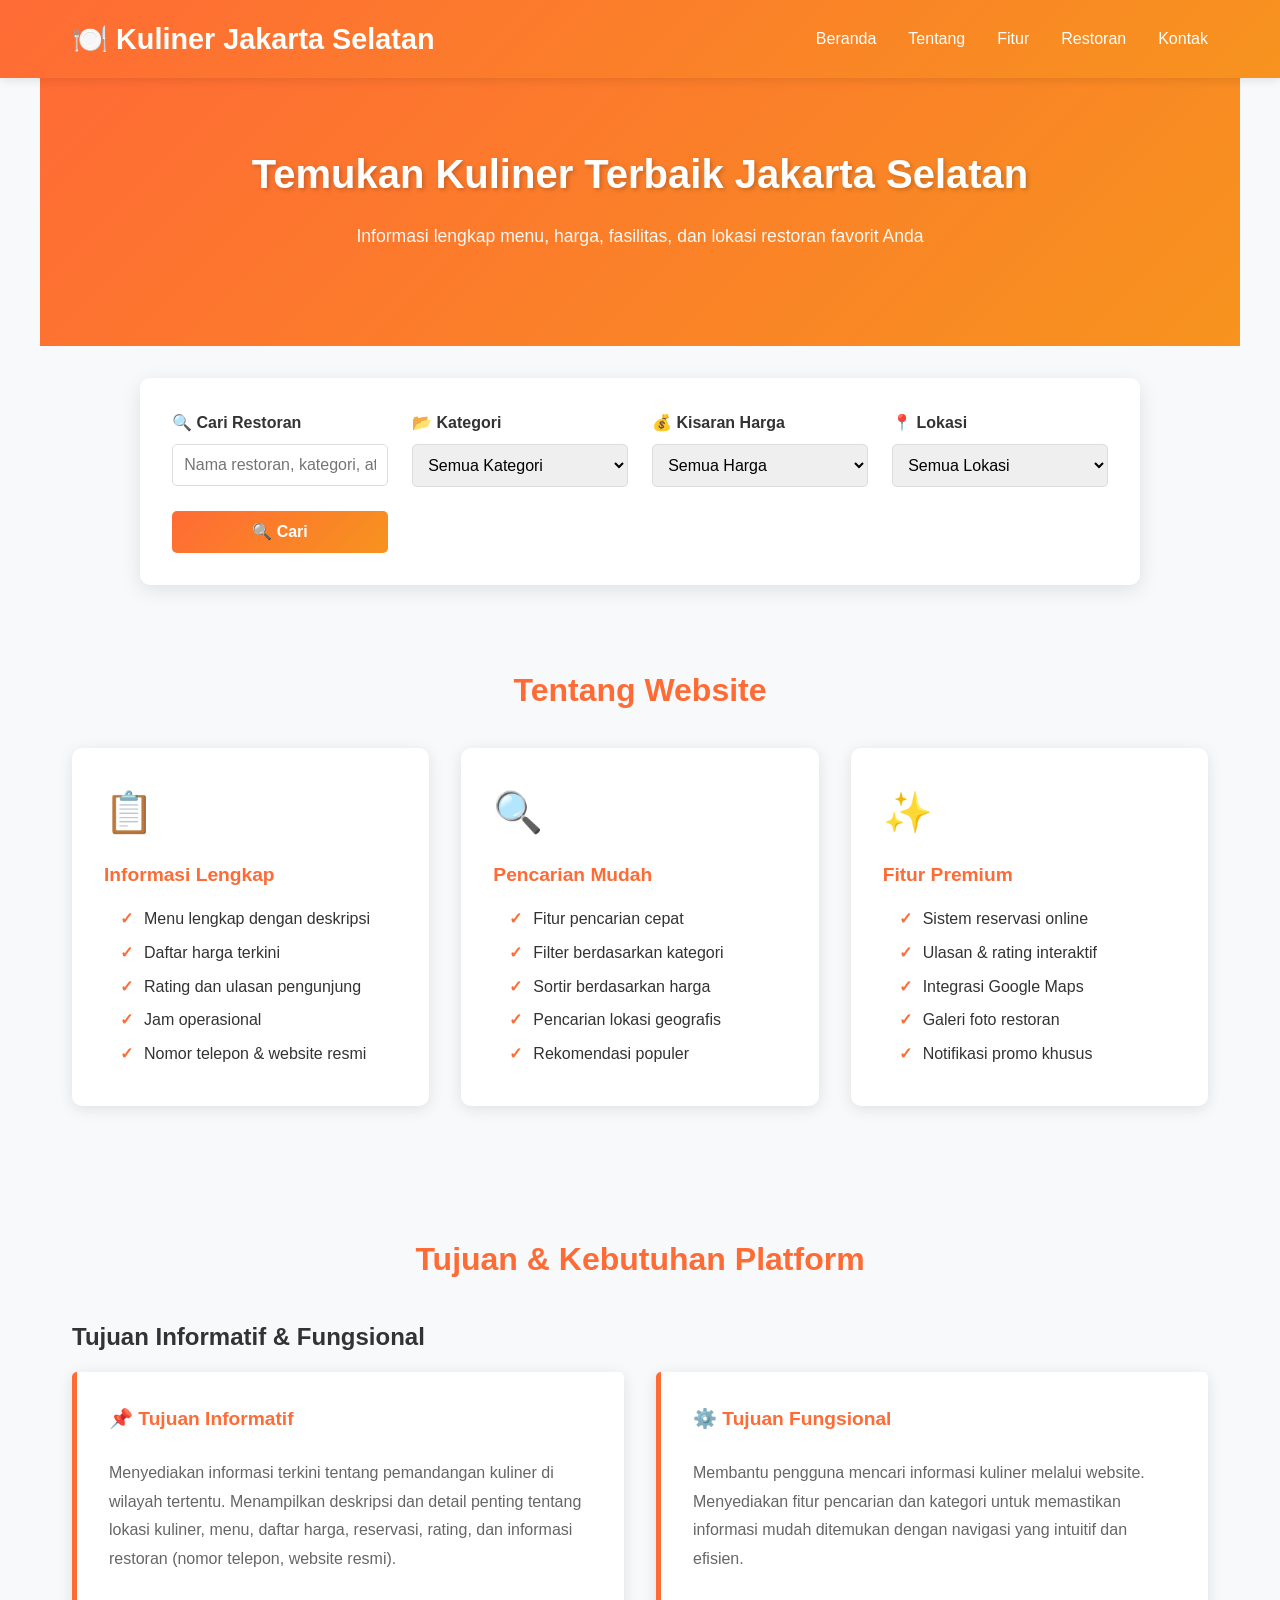
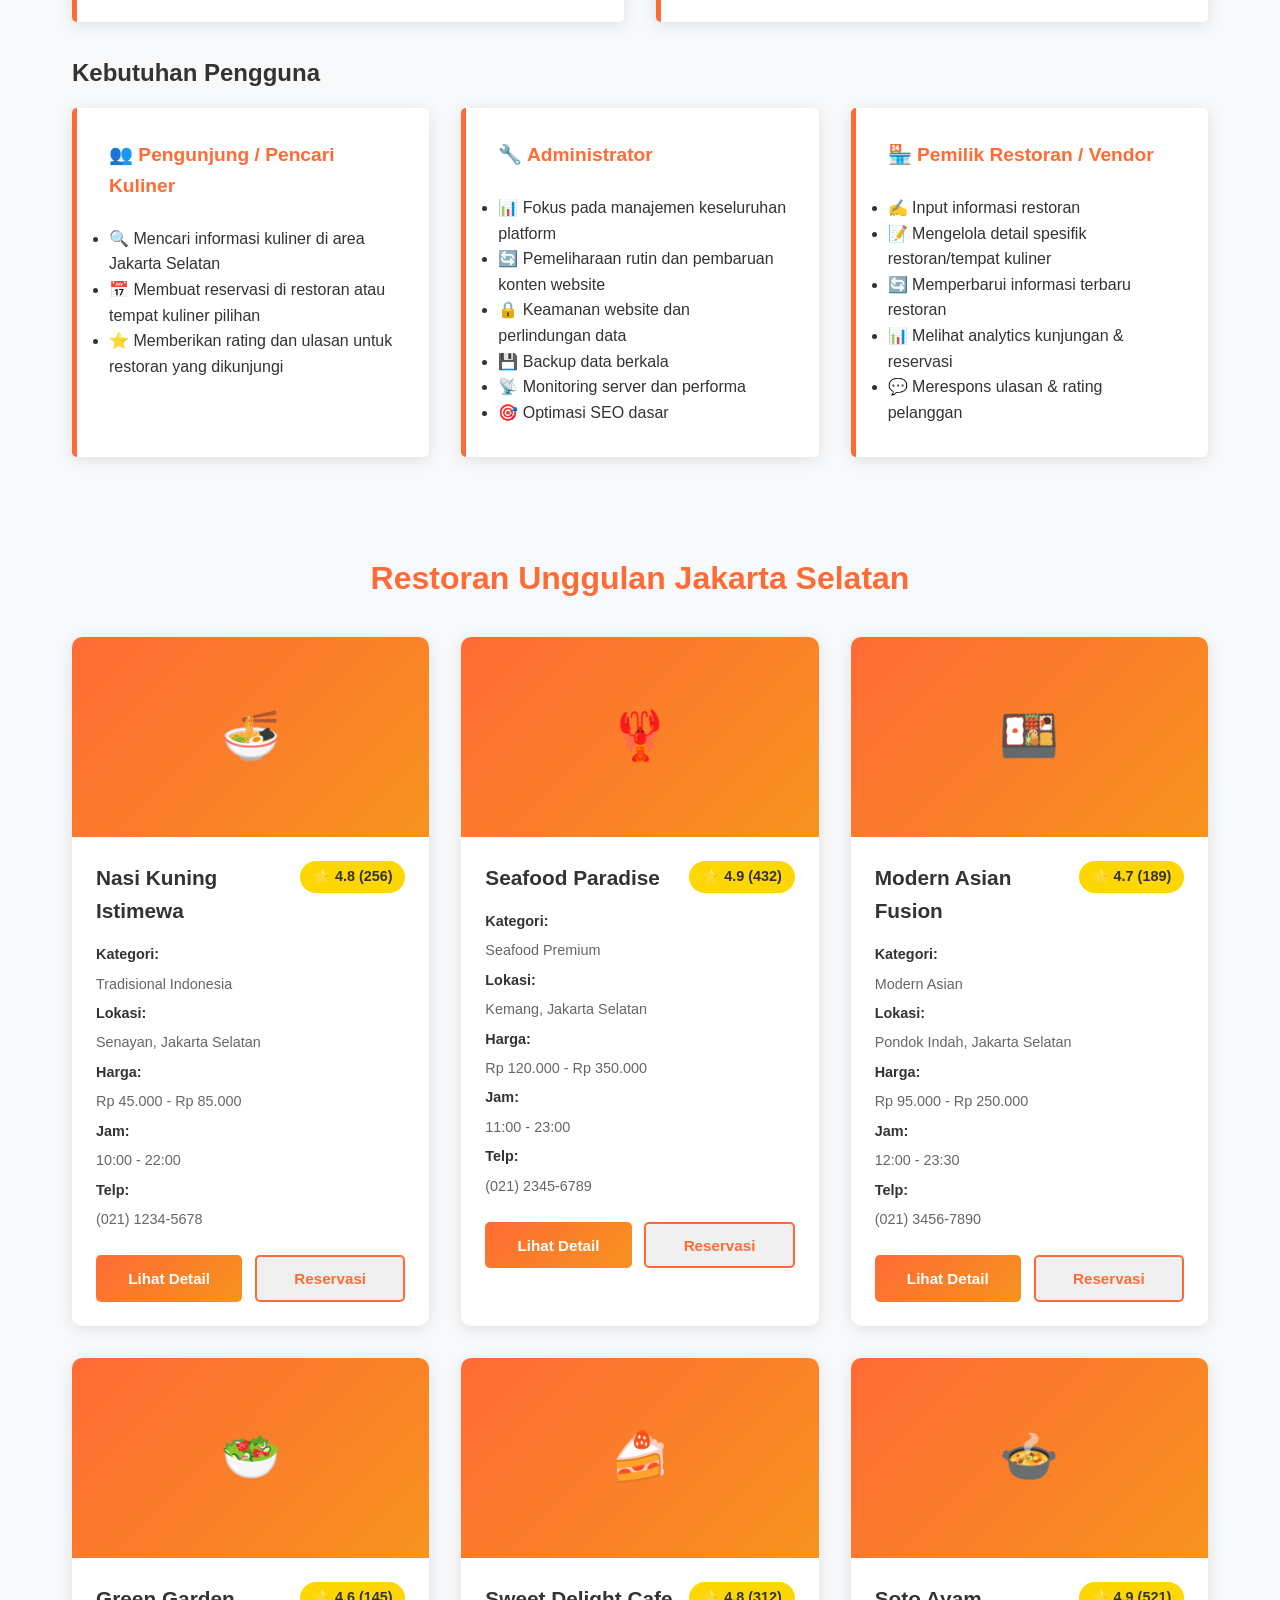
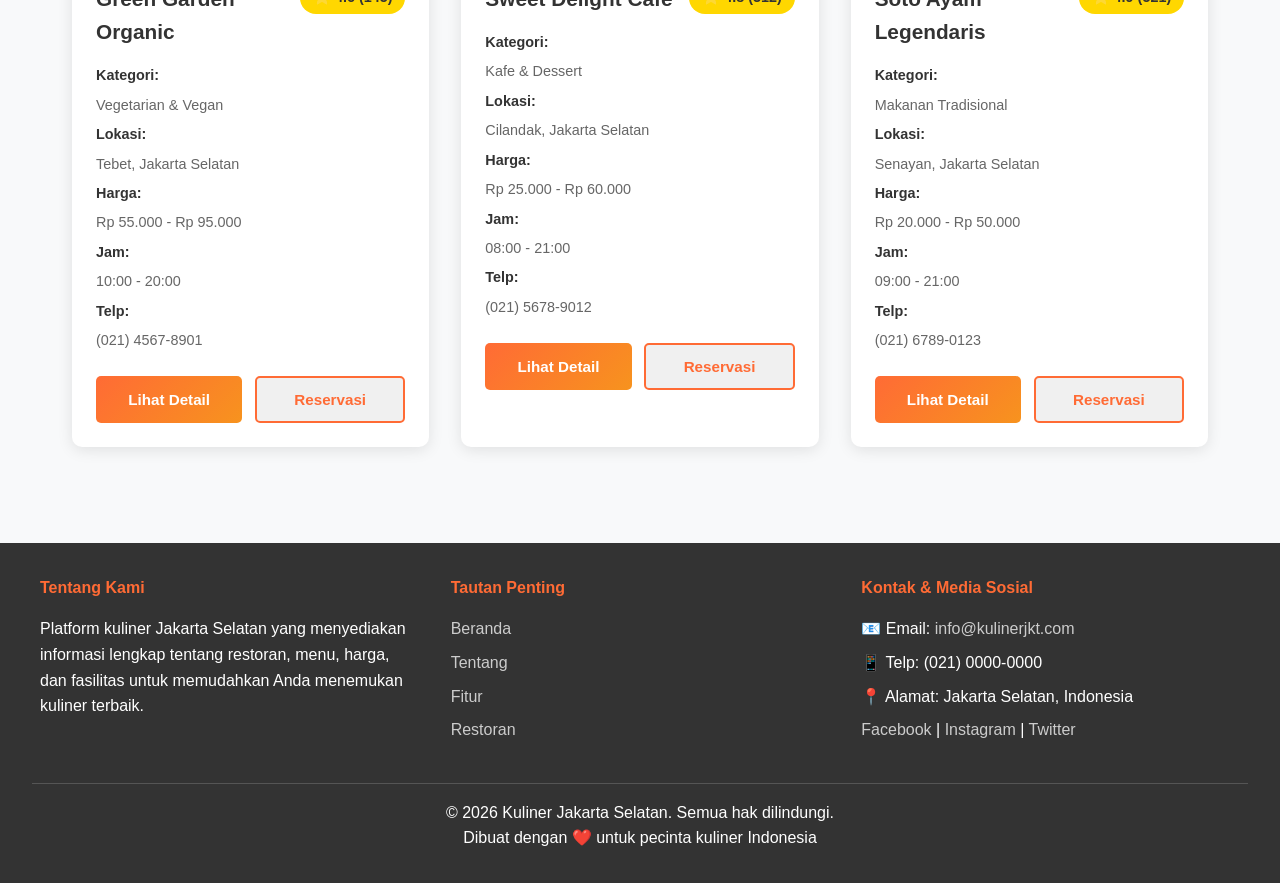
<file: index.html>
<!DOCTYPE html>
<html lang="id">
<head>
    <meta charset="UTF-8">
    <meta name="viewport" content="width=device-width, initial-scale=1.0">
    <meta name="description" content="Informasi Kuliner Terlengkap Jakarta Selatan - Menu, Harga, Fasilitas, dan Lokasi Restoran Terbaik">
    <meta name="keywords" content="kuliner, restoran, Jakarta Selatan, menu, reservasi, rating">
    <meta name="author" content="Kuliner Jakarta Selatan">
    <meta property="og:title" content="Kuliner Jakarta Selatan - Informasi Restoran Terlengkap">
    <meta property="og:description" content="Cari informasi kuliner, menu, harga, dan reservasi restoran di Jakarta Selatan">
    <meta property="og:type" content="website">
    <title>Kuliner Jakarta Selatan - Informasi Restoran & Reservasi</title>
    <style>
        * {
            margin: 0;
            padding: 0;
            box-sizing: border-box;
        }

        body {
            font-family: 'Segoe UI', Tahoma, Geneva, Verdana, sans-serif;
            line-height: 1.6;
            color: #333;
            background-color: #f8f9fa;
        }

        /* ===== HEADER & NAVIGASI ===== */
        header {
            background: linear-gradient(135deg, #ff6b35 0%, #f7931e 100%);
            color: white;
            padding: 1rem 0;
            position: sticky;
            top: 0;
            z-index: 100;
            box-shadow: 0 2px 10px rgba(0,0,0,0.1);
        }

        nav {
            display: flex;
            justify-content: space-between;
            align-items: center;
            max-width: 1200px;
            margin: 0 auto;
            padding: 0 2rem;
        }

        .logo {
            font-size: 1.8rem;
            font-weight: bold;
            text-decoration: none;
            color: white;
        }

        .nav-links {
            display: flex;
            list-style: none;
            gap: 2rem;
        }

        .nav-links a {
            color: white;
            text-decoration: none;
            transition: opacity 0.3s;
        }

        .nav-links a:hover {
            opacity: 0.8;
        }

        /* ===== HERO SECTION ===== */
        .hero {
            background: linear-gradient(135deg, #ff6b35 0%, #f7931e 100%);
            color: white;
            padding: 4rem 2rem;
            text-align: center;
        }

        .hero-content {
            max-width: 1200px;
            margin: 0 auto;
        }

        .hero h1 {
            font-size: 2.5rem;
            margin-bottom: 1rem;
            text-shadow: 2px 2px 4px rgba(0,0,0,0.2);
        }

        .hero p {
            font-size: 1.1rem;
            margin-bottom: 2rem;
            opacity: 0.95;
        }

        /* ===== SEARCH & FILTER ===== */
        .search-filter {
            background: white;
            padding: 2rem;
            border-radius: 10px;
            box-shadow: 0 5px 20px rgba(0,0,0,0.1);
            margin: 2rem auto;
            max-width: 1000px;
            display: grid;
            grid-template-columns: repeat(auto-fit, minmax(200px, 1fr));
            gap: 1.5rem;
        }

        .search-group {
            display: flex;
            flex-direction: column;
        }

        .search-group label {
            font-weight: 600;
            margin-bottom: 0.5rem;
            color: #333;
        }

        .search-group input,
        .search-group select {
            padding: 0.7rem;
            border: 1px solid #ddd;
            border-radius: 5px;
            font-size: 1rem;
            transition: border-color 0.3s;
        }

        .search-group input:focus,
        .search-group select:focus {
            outline: none;
            border-color: #ff6b35;
            box-shadow: 0 0 5px rgba(255, 107, 53, 0.3);
        }

        .search-btn {
            background: linear-gradient(135deg, #ff6b35 0%, #f7931e 100%);
            color: white;
            padding: 0.7rem 2rem;
            border: none;
            border-radius: 5px;
            cursor: pointer;
            font-size: 1rem;
            font-weight: 600;
            transition: transform 0.3s, box-shadow 0.3s;
            align-self: flex-end;
        }

        .search-btn:hover {
            transform: translateY(-2px);
            box-shadow: 0 5px 15px rgba(255, 107, 53, 0.4);
        }

        /* ===== SECTION STYLES ===== */
        section {
            max-width: 1200px;
            margin: 0 auto;
            padding: 3rem 2rem;
        }

        section h2 {
            font-size: 2rem;
            margin-bottom: 2rem;
            color: #ff6b35;
            text-align: center;
        }

        section h3 {
            font-size: 1.5rem;
            margin-bottom: 1rem;
            color: #333;
        }

        /* ===== FEATURES GRID ===== */
        .features-grid {
            display: grid;
            grid-template-columns: repeat(auto-fit, minmax(300px, 1fr));
            gap: 2rem;
            margin-bottom: 2rem;
        }

        .feature-card {
            background: white;
            padding: 2rem;
            border-radius: 10px;
            box-shadow: 0 3px 15px rgba(0,0,0,0.1);
            transition: transform 0.3s, box-shadow 0.3s;
        }

        .feature-card:hover {
            transform: translateY(-5px);
            box-shadow: 0 8px 25px rgba(0,0,0,0.15);
        }

        .feature-card-icon {
            font-size: 2.5rem;
            margin-bottom: 1rem;
        }

        .feature-card h4 {
            color: #ff6b35;
            margin-bottom: 1rem;
            font-size: 1.2rem;
        }

        .feature-card ul {
            list-style: none;
            padding-left: 1rem;
        }

        .feature-card li {
            margin-bottom: 0.5rem;
            padding-left: 1.5rem;
            position: relative;
        }

        .feature-card li:before {
            content: "✓";
            position: absolute;
            left: 0;
            color: #ff6b35;
            font-weight: bold;
        }

        /* ===== OBJECTIVES SECTION ===== */
        .objectives-container {
            display: grid;
            grid-template-columns: repeat(auto-fit, minmax(280px, 1fr));
            gap: 2rem;
        }

        .objective-box {
            background: white;
            padding: 2rem;
            border-left: 5px solid #ff6b35;
            border-radius: 5px;
            box-shadow: 0 3px 15px rgba(0,0,0,0.1);
        }

        .objective-box h4 {
            color: #ff6b35;
            margin-bottom: 1.5rem;
            font-size: 1.2rem;
        }

        .objective-box p {
            margin-bottom: 1rem;
            color: #666;
            line-height: 1.8;
        }

        /* ===== RESTAURANT GRID ===== */
        .restaurant-grid {
            display: grid;
            grid-template-columns: repeat(auto-fill, minmax(300px, 1fr));
            gap: 2rem;
        }

        .restaurant-card {
            background: white;
            border-radius: 10px;
            overflow: hidden;
            box-shadow: 0 3px 15px rgba(0,0,0,0.1);
            transition: transform 0.3s, box-shadow 0.3s;
        }

        .restaurant-card:hover {
            transform: translateY(-8px);
            box-shadow: 0 8px 25px rgba(0,0,0,0.15);
        }

        .restaurant-image {
            width: 100%;
            height: 200px;
            background: linear-gradient(135deg, #ff6b35 0%, #f7931e 100%);
            display: flex;
            align-items: center;
            justify-content: center;
            color: white;
            font-size: 3rem;
        }

        .restaurant-info {
            padding: 1.5rem;
        }

        .restaurant-header {
            display: flex;
            justify-content: space-between;
            align-items: start;
            margin-bottom: 1rem;
        }

        .restaurant-name {
            font-size: 1.3rem;
            font-weight: bold;
            color: #333;
            flex: 1;
        }

        .restaurant-rating {
            background: #ffd700;
            padding: 0.3rem 0.8rem;
            border-radius: 20px;
            font-weight: bold;
            color: #333;
            font-size: 0.9rem;
        }

        .restaurant-details {
            font-size: 0.9rem;
            color: #666;
            margin-bottom: 0.8rem;
        }

        .restaurant-details span {
            display: block;
            margin-bottom: 0.4rem;
        }

        .restaurant-details-label {
            font-weight: 600;
            color: #333;
        }

        .restaurant-actions {
            display: flex;
            gap: 0.8rem;
            margin-top: 1.5rem;
        }

        .btn {
            flex: 1;
            padding: 0.8rem 1rem;
            border: none;
            border-radius: 5px;
            cursor: pointer;
            font-weight: 600;
            transition: all 0.3s;
            text-decoration: none;
            text-align: center;
            font-size: 0.95rem;
        }

        .btn-primary {
            background: linear-gradient(135deg, #ff6b35 0%, #f7931e 100%);
            color: white;
        }

        .btn-primary:hover {
            transform: translateY(-2px);
            box-shadow: 0 5px 15px rgba(255, 107, 53, 0.4);
        }

        .btn-secondary {
            background: #f0f0f0;
            color: #ff6b35;
            border: 2px solid #ff6b35;
        }

        .btn-secondary:hover {
            background: #ff6b35;
            color: white;
        }

        /* ===== FOOTER ===== */
        footer {
            background: #333;
            color: white;
            padding: 2rem;
            text-align: center;
            margin-top: 3rem;
        }

        .footer-content {
            max-width: 1200px;
            margin: 0 auto;
            display: grid;
            grid-template-columns: repeat(auto-fit, minmax(250px, 1fr));
            gap: 2rem;
            text-align: left;
            margin-bottom: 2rem;
        }

        .footer-section h4 {
            color: #ff6b35;
            margin-bottom: 1rem;
        }

        .footer-section ul {
            list-style: none;
        }

        .footer-section ul li {
            margin-bottom: 0.5rem;
        }

        .footer-section a {
            color: #ccc;
            text-decoration: none;
            transition: color 0.3s;
        }

        .footer-section a:hover {
            color: #ff6b35;
        }

        .footer-bottom {
            border-top: 1px solid #555;
            padding-top: 1rem;
            text-align: center;
        }

        /* ===== RESPONSIVE ===== */
        @media (max-width: 768px) {
            .hero h1 {
                font-size: 1.8rem;
            }

            .hero p {
                font-size: 1rem;
            }

            .nav-links {
                gap: 1rem;
                font-size: 0.9rem;
            }

            .search-filter {
                grid-template-columns: 1fr;
                padding: 1.5rem;
            }

            .search-btn {
                align-self: stretch;
            }

            .restaurant-grid {
                grid-template-columns: 1fr;
            }

            .restaurant-actions {
                flex-direction: column;
            }

            section {
                padding: 2rem 1rem;
            }

            section h2 {
                font-size: 1.5rem;
            }
        }

        /* ===== UTILITY CLASSES ===== */
        .container {
            max-width: 1200px;
            margin: 0 auto;
            padding: 0 2rem;
        }

        .text-center {
            text-align: center;
        }

        .mt-2 {
            margin-top: 2rem;
        }

        .mb-2 {
            margin-bottom: 2rem;
        }
    </style>
</head>
<body>
    <!-- ===== HEADER & NAVIGASI ===== -->
    <header id="header">
        <nav id="navbar">
            <a href="#" class="logo" id="logo">🍽️ Kuliner Jakarta Selatan</a>
            <ul class="nav-links" id="nav-links">
                <li><a href="#beranda" id="nav-beranda">Beranda</a></li>
                <li><a href="#tentang" id="nav-tentang">Tentang</a></li>
                <li><a href="#fitur" id="nav-fitur">Fitur</a></li>
                <li><a href="#restoran" id="nav-restoran">Restoran</a></li>
                <li><a href="#kontak" id="nav-kontak">Kontak</a></li>
            </ul>
        </nav>
    </header>

    <!-- ===== HERO SECTION ===== -->
    <section class="hero" id="beranda">
        <div class="hero-content">
            <h1 id="hero-title">Temukan Kuliner Terbaik Jakarta Selatan</h1>
            <p id="hero-subtitle">Informasi lengkap menu, harga, fasilitas, dan lokasi restoran favorit Anda</p>
        </div>
    </section>

    <!-- ===== SEARCH & FILTER ===== -->
    <div class="search-filter" id="search-filter-section">
        <div class="search-group">
            <label for="search-input">🔍 Cari Restoran</label>
            <input 
                type="text" 
                id="search-input" 
                placeholder="Nama restoran, kategori, atau menu..." 
                class="search-input"
            >
        </div>
        <div class="search-group">
            <label for="category-select">📂 Kategori</label>
            <select id="category-select" class="category-select">
                <option value="">Semua Kategori</option>
                <option value="tradisional">Tradisional</option>
                <option value="modern">Modern</option>
                <option value="seafood">Seafood</option>
                <option value="vegetarian">Vegetarian</option>
                <option value="dessert">Dessert</option>
            </select>
        </div>
        <div class="search-group">
            <label for="price-select">💰 Kisaran Harga</label>
            <select id="price-select" class="price-select">
                <option value="">Semua Harga</option>
                <option value="budget">Budget (< Rp 50.000)</option>
                <option value="medium">Menengah (Rp 50-100.000)</option>
                <option value="premium">Premium (> Rp 100.000)</option>
            </select>
        </div>
        <div class="search-group">
            <label for="location-select">📍 Lokasi</label>
            <select id="location-select" class="location-select">
                <option value="">Semua Lokasi</option>
                <option value="senayan">Senayan</option>
                <option value="kemang">Kemang</option>
                <option value="pondok">Pondok Indah</option>
                <option value="tebet">Tebet</option>
                <option value="cilandak">Cilandak</option>
            </select>
        </div>
        <button class="search-btn" id="search-btn">🔍 Cari</button>
    </div>

    <!-- ===== TENTANG SECTION ===== -->
    <section id="tentang">
        <h2>Tentang Website</h2>
        <div class="features-grid" id="about-features">
            <div class="feature-card" id="feature-info">
                <div class="feature-card-icon">📋</div>
                <h4>Informasi Lengkap</h4>
                <ul>
                    <li>Menu lengkap dengan deskripsi</li>
                    <li>Daftar harga terkini</li>
                    <li>Rating dan ulasan pengunjung</li>
                    <li>Jam operasional</li>
                    <li>Nomor telepon & website resmi</li>
                </ul>
            </div>
            <div class="feature-card" id="feature-search">
                <div class="feature-card-icon">🔍</div>
                <h4>Pencarian Mudah</h4>
                <ul>
                    <li>Fitur pencarian cepat</li>
                    <li>Filter berdasarkan kategori</li>
                    <li>Sortir berdasarkan harga</li>
                    <li>Pencarian lokasi geografis</li>
                    <li>Rekomendasi populer</li>
                </ul>
            </div>
            <div class="feature-card" id="feature-premium">
                <div class="feature-card-icon">✨</div>
                <h4>Fitur Premium</h4>
                <ul>
                    <li>Sistem reservasi online</li>
                    <li>Ulasan & rating interaktif</li>
                    <li>Integrasi Google Maps</li>
                    <li>Galeri foto restoran</li>
                    <li>Notifikasi promo khusus</li>
                </ul>
            </div>
        </div>
    </section>

    <!-- ===== TUJUAN & KEBUTUHAN ===== -->
    <section id="fitur">
        <h2>Tujuan & Kebutuhan Platform</h2>
        
        <h3 id="objectives-title">Tujuan Informatif & Fungsional</h3>
        <div class="objectives-container" id="objectives-container">
            <div class="objective-box" id="objective-info">
                <h4>📌 Tujuan Informatif</h4>
                <p>Menyediakan informasi terkini tentang pemandangan kuliner di wilayah tertentu. Menampilkan deskripsi dan detail penting tentang lokasi kuliner, menu, daftar harga, reservasi, rating, dan informasi restoran (nomor telepon, website resmi).</p>
            </div>
            <div class="objective-box" id="objective-func">
                <h4>⚙️ Tujuan Fungsional</h4>
                <p>Membantu pengguna mencari informasi kuliner melalui website. Menyediakan fitur pencarian dan kategori untuk memastikan informasi mudah ditemukan dengan navigasi yang intuitif dan efisien.</p>
            </div>
        </div>

        <h3 id="requirements-title" class="mt-2">Kebutuhan Pengguna</h3>
        <div class="objectives-container" id="requirements-container">
            <div class="objective-box" id="req-pengunjung">
                <h4>👥 Pengunjung / Pencari Kuliner</h4>
                <ul class="requirements-list">
                    <li>🔍 Mencari informasi kuliner di area Jakarta Selatan</li>
                    <li>📅 Membuat reservasi di restoran atau tempat kuliner pilihan</li>
                    <li>⭐ Memberikan rating dan ulasan untuk restoran yang dikunjungi</li>
                </ul>
            </div>
            <div class="objective-box" id="req-admin">
                <h4>🔧 Administrator</h4>
                <ul class="requirements-list">
                    <li>📊 Fokus pada manajemen keseluruhan platform</li>
                    <li>🔄 Pemeliharaan rutin dan pembaruan konten website</li>
                    <li>🔒 Keamanan website dan perlindungan data</li>
                    <li>💾 Backup data berkala</li>
                    <li>📡 Monitoring server dan performa</li>
                    <li>🎯 Optimasi SEO dasar</li>
                </ul>
            </div>
            <div class="objective-box" id="req-pemilik">
                <h4>🏪 Pemilik Restoran / Vendor</h4>
                <ul class="requirements-list">
                    <li>✍️ Input informasi restoran</li>
                    <li>📝 Mengelola detail spesifik restoran/tempat kuliner</li>
                    <li>🔄 Memperbarui informasi terbaru restoran</li>
                    <li>📊 Melihat analytics kunjungan & reservasi</li>
                    <li>💬 Merespons ulasan & rating pelanggan</li>
                </ul>
            </div>
        </div>
    </section>

    <!-- ===== RESTORAN SECTION ===== -->
    <section id="restoran">
        <h2>Restoran Unggulan Jakarta Selatan</h2>
        <div class="restaurant-grid" id="restaurant-grid">
            <!-- Restaurant Card 1 -->
            <div class="restaurant-card" id="restaurant-1" data-category="tradisional" data-price="medium" data-location="senayan">
                <div class="restaurant-image">🍜</div>
                <div class="restaurant-info">
                    <div class="restaurant-header">
                        <div class="restaurant-name">Nasi Kuning Istimewa</div>
                        <div class="restaurant-rating">⭐ 4.8 (256)</div>
                    </div>
                    <div class="restaurant-details">
                        <span><span class="restaurant-details-label">Kategori:</span> Tradisional Indonesia</span>
                        <span><span class="restaurant-details-label">Lokasi:</span> Senayan, Jakarta Selatan</span>
                        <span><span class="restaurant-details-label">Harga:</span> Rp 45.000 - Rp 85.000</span>
                        <span><span class="restaurant-details-label">Jam:</span> 10:00 - 22:00</span>
                        <span><span class="restaurant-details-label">Telp:</span> (021) 1234-5678</span>
                    </div>
                    <div class="restaurant-actions">
                        <button class="btn btn-primary" onclick="alert('Menampilkan detail restoran 1')">Lihat Detail</button>
                        <button class="btn btn-secondary" onclick="alert('Membuka form reservasi')">Reservasi</button>
                    </div>
                </div>
            </div>

            <!-- Restaurant Card 2 -->
            <div class="restaurant-card" id="restaurant-2" data-category="seafood" data-price="premium" data-location="kemang">
                <div class="restaurant-image">🦞</div>
                <div class="restaurant-info">
                    <div class="restaurant-header">
                        <div class="restaurant-name">Seafood Paradise</div>
                        <div class="restaurant-rating">⭐ 4.9 (432)</div>
                    </div>
                    <div class="restaurant-details">
                        <span><span class="restaurant-details-label">Kategori:</span> Seafood Premium</span>
                        <span><span class="restaurant-details-label">Lokasi:</span> Kemang, Jakarta Selatan</span>
                        <span><span class="restaurant-details-label">Harga:</span> Rp 120.000 - Rp 350.000</span>
                        <span><span class="restaurant-details-label">Jam:</span> 11:00 - 23:00</span>
                        <span><span class="restaurant-details-label">Telp:</span> (021) 2345-6789</span>
                    </div>
                    <div class="restaurant-actions">
                        <button class="btn btn-primary" onclick="alert('Menampilkan detail restoran 2')">Lihat Detail</button>
                        <button class="btn btn-secondary" onclick="alert('Membuka form reservasi')">Reservasi</button>
                    </div>
                </div>
            </div>

            <!-- Restaurant Card 3 -->
            <div class="restaurant-card" id="restaurant-3" data-category="modern" data-price="premium" data-location="pondok">
                <div class="restaurant-image">🍱</div>
                <div class="restaurant-info">
                    <div class="restaurant-header">
                        <div class="restaurant-name">Modern Asian Fusion</div>
                        <div class="restaurant-rating">⭐ 4.7 (189)</div>
                    </div>
                    <div class="restaurant-details">
                        <span><span class="restaurant-details-label">Kategori:</span> Modern Asian</span>
                        <span><span class="restaurant-details-label">Lokasi:</span> Pondok Indah, Jakarta Selatan</span>
                        <span><span class="restaurant-details-label">Harga:</span> Rp 95.000 - Rp 250.000</span>
                        <span><span class="restaurant-details-label">Jam:</span> 12:00 - 23:30</span>
                        <span><span class="restaurant-details-label">Telp:</span> (021) 3456-7890</span>
                    </div>
                    <div class="restaurant-actions">
                        <button class="btn btn-primary" onclick="alert('Menampilkan detail restoran 3')">Lihat Detail</button>
                        <button class="btn btn-secondary" onclick="alert('Membuka form reservasi')">Reservasi</button>
                    </div>
                </div>
            </div>

            <!-- Restaurant Card 4 -->
            <div class="restaurant-card" id="restaurant-4" data-category="vegetarian" data-price="medium" data-location="tebet">
                <div class="restaurant-image">🥗</div>
                <div class="restaurant-info">
                    <div class="restaurant-header">
                        <div class="restaurant-name">Green Garden Organic</div>
                        <div class="restaurant-rating">⭐ 4.6 (145)</div>
                    </div>
                    <div class="restaurant-details">
                        <span><span class="restaurant-details-label">Kategori:</span> Vegetarian & Vegan</span>
                        <span><span class="restaurant-details-label">Lokasi:</span> Tebet, Jakarta Selatan</span>
                        <span><span class="restaurant-details-label">Harga:</span> Rp 55.000 - Rp 95.000</span>
                        <span><span class="restaurant-details-label">Jam:</span> 10:00 - 20:00</span>
                        <span><span class="restaurant-details-label">Telp:</span> (021) 4567-8901</span>
                    </div>
                    <div class="restaurant-actions">
                        <button class="btn btn-primary" onclick="alert('Menampilkan detail restoran 4')">Lihat Detail</button>
                        <button class="btn btn-secondary" onclick="alert('Membuka form reservasi')">Reservasi</button>
                    </div>
                </div>
            </div>

            <!-- Restaurant Card 5 -->
            <div class="restaurant-card" id="restaurant-5" data-category="dessert" data-price="budget" data-location="cilandak">
                <div class="restaurant-image">🍰</div>
                <div class="restaurant-info">
                    <div class="restaurant-header">
                        <div class="restaurant-name">Sweet Delight Cafe</div>
                        <div class="restaurant-rating">⭐ 4.8 (312)</div>
                    </div>
                    <div class="restaurant-details">
                        <span><span class="restaurant-details-label">Kategori:</span> Kafe & Dessert</span>
                        <span><span class="restaurant-details-label">Lokasi:</span> Cilandak, Jakarta Selatan</span>
                        <span><span class="restaurant-details-label">Harga:</span> Rp 25.000 - Rp 60.000</span>
                        <span><span class="restaurant-details-label">Jam:</span> 08:00 - 21:00</span>
                        <span><span class="restaurant-details-label">Telp:</span> (021) 5678-9012</span>
                    </div>
                    <div class="restaurant-actions">
                        <button class="btn btn-primary" onclick="alert('Menampilkan detail restoran 5')">Lihat Detail</button>
                        <button class="btn btn-secondary" onclick="alert('Membuka form reservasi')">Reservasi</button>
                    </div>
                </div>
            </div>

            <!-- Restaurant Card 6 -->
            <div class="restaurant-card" id="restaurant-6" data-category="tradisional" data-price="budget" data-location="senayan">
                <div class="restaurant-image">🍲</div>
                <div class="restaurant-info">
                    <div class="restaurant-header">
                        <div class="restaurant-name">Soto Ayam Legendaris</div>
                        <div class="restaurant-rating">⭐ 4.9 (521)</div>
                    </div>
                    <div class="restaurant-details">
                        <span><span class="restaurant-details-label">Kategori:</span> Makanan Tradisional</span>
                        <span><span class="restaurant-details-label">Lokasi:</span> Senayan, Jakarta Selatan</span>
                        <span><span class="restaurant-details-label">Harga:</span> Rp 20.000 - Rp 50.000</span>
                        <span><span class="restaurant-details-label">Jam:</span> 09:00 - 21:00</span>
                        <span><span class="restaurant-details-label">Telp:</span> (021) 6789-0123</span>
                    </div>
                    <div class="restaurant-actions">
                        <button class="btn btn-primary" onclick="alert('Menampilkan detail restoran 6')">Lihat Detail</button>
                        <button class="btn btn-secondary" onclick="alert('Membuka form reservasi')">Reservasi</button>
                    </div>
                </div>
            </div>
        </div>
    </section>

    <!-- ===== FOOTER ===== -->
    <footer id="footer">
        <div class="footer-content">
            <div class="footer-section" id="footer-about">
                <h4>Tentang Kami</h4>
                <p>Platform kuliner Jakarta Selatan yang menyediakan informasi lengkap tentang restoran, menu, harga, dan fasilitas untuk memudahkan Anda menemukan kuliner terbaik.</p>
            </div>
            <div class="footer-section" id="footer-links">
                <h4>Tautan Penting</h4>
                <ul>
                    <li><a href="#beranda" class="footer-link-home">Beranda</a></li>
                    <li><a href="#tentang" class="footer-link-about">Tentang</a></li>
                    <li><a href="#fitur" class="footer-link-features">Fitur</a></li>
                    <li><a href="#restoran" class="footer-link-restaurants">Restoran</a></li>
                </ul>
            </div>
            <div class="footer-section" id="footer-contact">
                <h4>Kontak & Media Sosial</h4>
                <ul>
                    <li>📧 Email: <a href="mailto:info@kulinerjkt.com">info@kulinerjkt.com</a></li>
                    <li>📱 Telp: (021) 0000-0000</li>
                    <li>📍 Alamat: Jakarta Selatan, Indonesia</li>
                    <li><a href="#" class="footer-social">Facebook</a> | <a href="#" class="footer-social">Instagram</a> | <a href="#" class="footer-social">Twitter</a></li>
                </ul>
            </div>
        </div>
        <div class="footer-bottom">
            <p id="footer-copyright">&copy; 2026 Kuliner Jakarta Selatan. Semua hak dilindungi.</p>
            <p id="footer-disclaimer">Dibuat dengan ❤️ untuk pecinta kuliner Indonesia</p>
        </div>
    </footer>

    <!-- ===== SCRIPT ===== -->
    <script>
        // Search functionality
        const searchBtn = document.getElementById('search-btn');
        const searchInput = document.getElementById('search-input');
        const categorySelect = document.getElementById('category-select');
        const priceSelect = document.getElementById('price-select');
        const locationSelect = document.getElementById('location-select');

        searchBtn.addEventListener('click', function() {
            const searchTerm = searchInput.value.toLowerCase();
            const categoryValue = categorySelect.value;
            const priceValue = priceSelect.value;
            const locationValue = locationSelect.value;

            console.log('Search:', {
                term: searchTerm,
                category: categoryValue,
                price: priceValue,
                location: locationValue
            });

            alert(`Pencarian:\nKata kunci: ${searchTerm || 'Semua'}\nKategori: ${categoryValue || 'Semua'}\nHarga: ${priceValue || 'Semua'}\nLokasi: ${locationValue || 'Semua'}`);
        });

        // Smooth scroll untuk navigation
        document.querySelectorAll('a[href^="#"]').forEach(anchor => {
            anchor.addEventListener('click', function (e) {
                e.preventDefault();
                const target = document.querySelector(this.getAttribute('href'));
                if (target) {
                    target.scrollIntoView({
                        behavior: 'smooth',
                        block: 'start'
                    });
                }
            });
        });

        // Log ketika halaman dimuat
        window.addEventListener('load', function() {
            console.log('Website Kuliner Jakarta Selatan - Loaded Successfully');
        });
    </script>
</body>
</html>
</file>
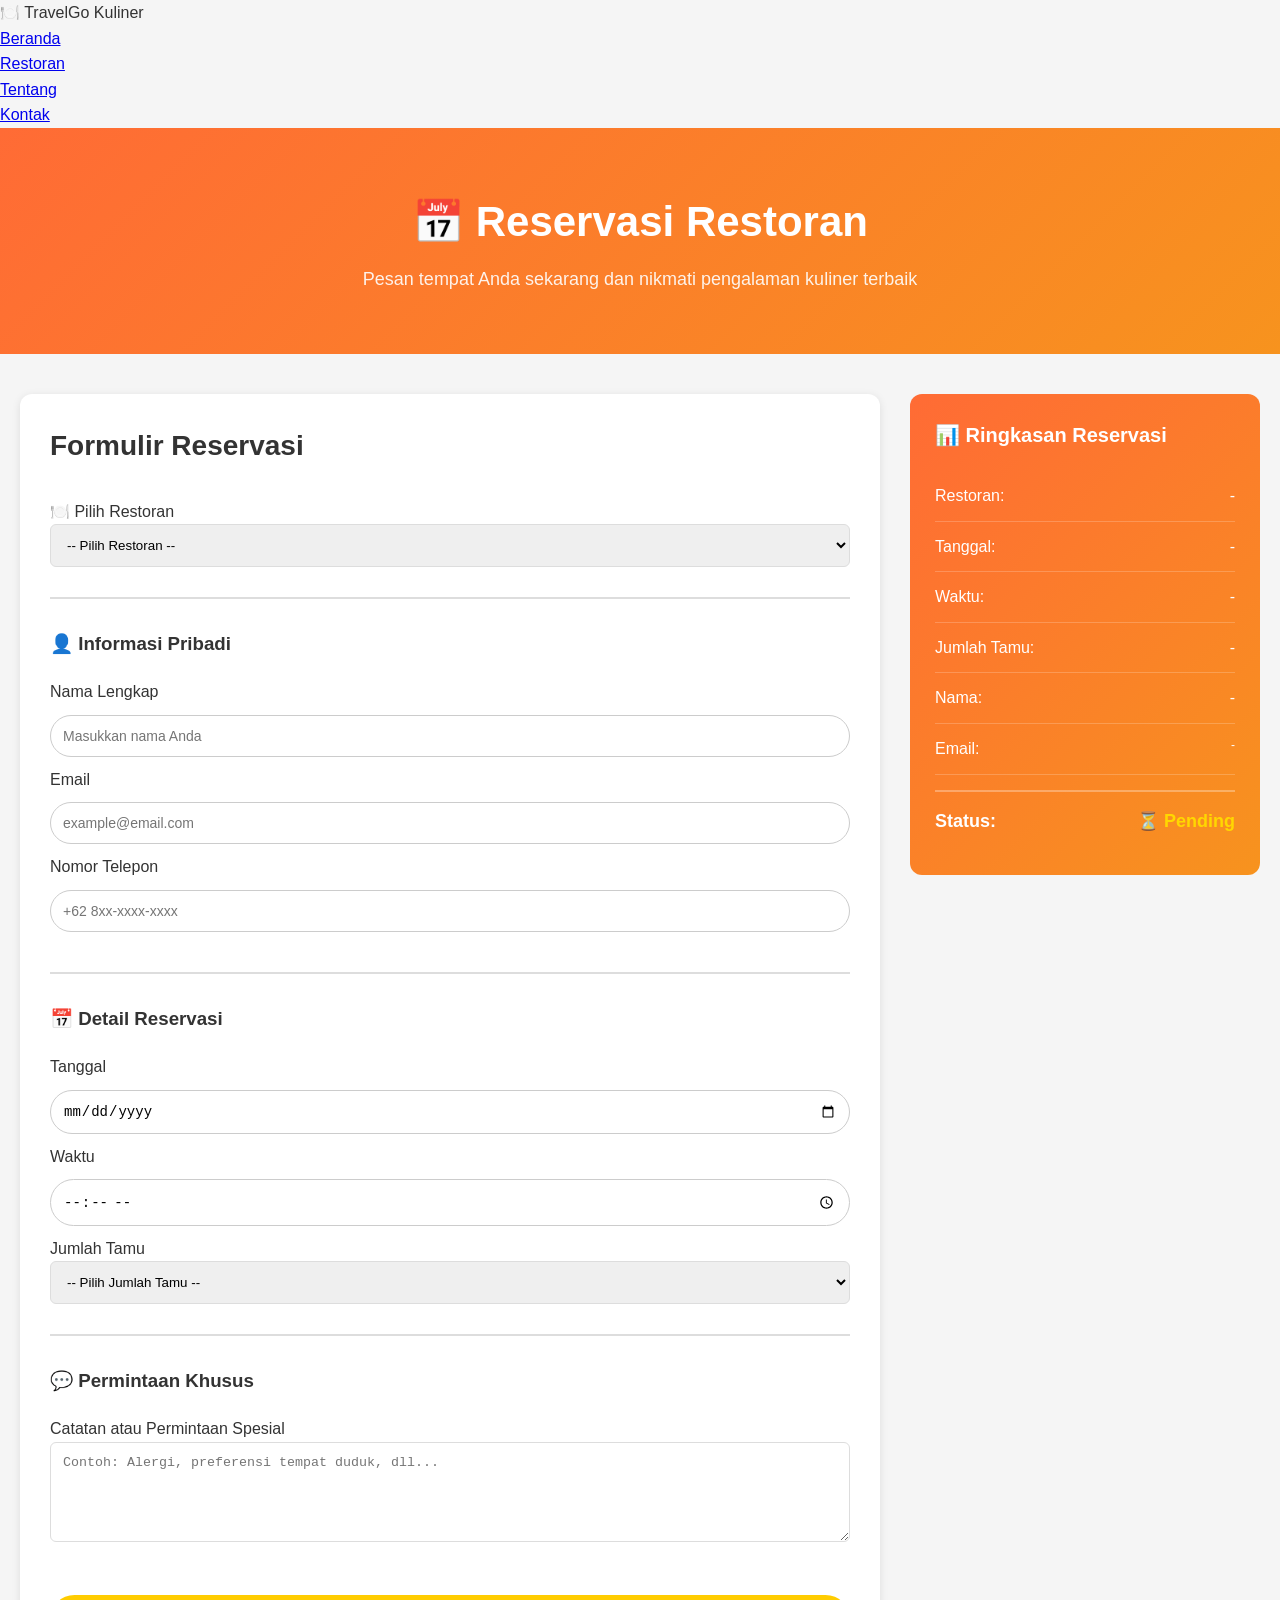
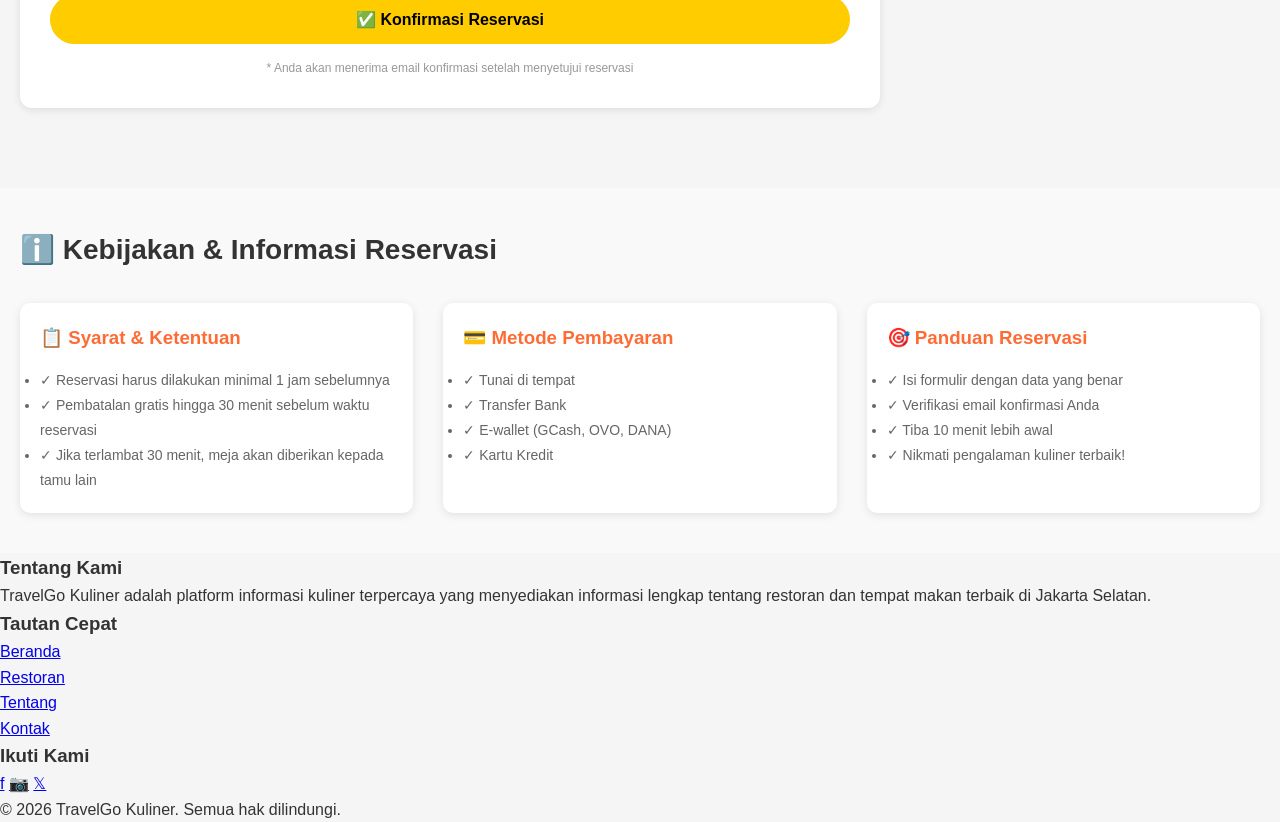
<file: pages/reservation.html>
<!DOCTYPE html>
<html lang="id">
<head>
  <meta charset="UTF-8">
  <meta name="viewport" content="width=device-width, initial-scale=1.0">
  <meta name="description" content="Pesan tempat di restoran kuliner Jakarta Selatan dengan mudah. Pilih tanggal, waktu, dan jumlah tamu.">
  <meta name="keywords" content="reservasi, restoran, booking, kuliner, Jakarta Selatan">
  <title>Reservasi Restoran - Kuliner Jakarta Selatan</title>
  <link rel="stylesheet" href="../css/style.css">
  <style>
    .reservation-container {
      display: grid;
      grid-template-columns: 1fr 350px;
      gap: 30px;
      margin-bottom: 40px;
    }

    .reservation-form {
      background: white;
      padding: 30px;
      border-radius: 12px;
      box-shadow: 0 2px 8px rgba(0,0,0,0.1);
    }

    .summary-sidebar {
      background: linear-gradient(135deg, #ff6b35, #f7931e);
      color: white;
      padding: 25px;
      border-radius: 12px;
      height: fit-content;
      position: sticky;
      top: 100px;
    }

    .summary-item {
      display: flex;
      justify-content: space-between;
      padding: 12px 0;
      border-bottom: 1px solid rgba(255,255,255,0.2);
    }

    .summary-item:last-child {
      border-bottom: none;
    }

    .summary-total {
      display: flex;
      justify-content: space-between;
      padding: 15px 0;
      margin-top: 15px;
      border-top: 2px solid rgba(255,255,255,0.3);
      font-size: 18px;
      font-weight: bold;
    }

    @media (max-width: 768px) {
      .reservation-container {
        grid-template-columns: 1fr;
      }

      .summary-sidebar {
        position: static;
      }
    }
  </style>
</head>
<body>
  <!-- HEADER -->
  <header>
    <div class="header-container">
      <div class="logo">
        <span class="logo-icon">🍽️</span>
        <span>TravelGo Kuliner</span>
      </div>
      <nav>
        <ul>
          <li><a href="../index.html">Beranda</a></li>
          <li><a href="../index.html#restaurants">Restoran</a></li>
          <li><a href="#">Tentang</a></li>
          <li><a href="#">Kontak</a></li>
        </ul>
      </nav>
      <div class="hamburger">
        <span></span>
        <span></span>
        <span></span>
      </div>
    </div>
  </header>

  <!-- HERO SECTION -->
  <section style="background: linear-gradient(135deg, #ff6b35, #f7931e); color: white; padding: 60px 20px; text-align: center;">
    <div class="container">
      <h1 style="font-size: 42px; margin-bottom: 10px;">📅 Reservasi Restoran</h1>
      <p style="font-size: 18px; opacity: 0.9;">Pesan tempat Anda sekarang dan nikmati pengalaman kuliner terbaik</p>
    </div>
  </section>

  <!-- RESERVATION SECTION -->
  <section style="padding: 40px 20px;">
    <div class="container">
      <div class="reservation-container">
        <!-- RESERVATION FORM -->
        <div class="reservation-form">
          <h2 style="font-size: 28px; margin-bottom: 30px; border-bottom: 0;">Formulir Reservasi</h2>

          <form id="reservationFormPage">
            <!-- STEP 1: RESTAURANT SELECTION -->
            <div class="form-group-full">
              <label>🍽️ Pilih Restoran</label>
              <select id="restaurantSelect" required style="width: 100%; padding: 12px; border: 1px solid #ddd; border-radius: 6px;">
                <option value="">-- Pilih Restoran --</option>
                <option value="Restoran Tradisional Sunda">Restoran Tradisional Sunda</option>
                <option value="Modern Fusion Kitchen">Modern Fusion Kitchen</option>
                <option value="Seafood Paradise">Seafood Paradise</option>
                <option value="Green Garden Vegetarian">Green Garden Vegetarian</option>
                <option value="Sweet Dreams Dessert Cafe">Sweet Dreams Dessert Cafe</option>
                <option value="Premium Steak House">Premium Steak House</option>
              </select>
            </div>

            <!-- STEP 2: PERSONAL INFORMATION -->
            <div style="margin-top: 30px; padding-top: 30px; border-top: 2px solid #ddd;">
              <h3 style="margin-bottom: 20px;">👤 Informasi Pribadi</h3>

              <div class="form-group-full">
                <label>Nama Lengkap</label>
                <input type="text" id="guestNameRes" placeholder="Masukkan nama Anda" required>
              </div>

              <div class="form-group-full">
                <label>Email</label>
                <input type="email" id="guestEmailRes" placeholder="example@email.com" required>
              </div>

              <div class="form-group-full">
                <label>Nomor Telepon</label>
                <input type="tel" id="guestPhoneRes" placeholder="+62 8xx-xxxx-xxxx" required>
              </div>
            </div>

            <!-- STEP 3: RESERVATION DETAILS -->
            <div style="margin-top: 30px; padding-top: 30px; border-top: 2px solid #ddd;">
              <h3 style="margin-bottom: 20px;">📅 Detail Reservasi</h3>

              <div class="form-group-full">
                <label>Tanggal</label>
                <input type="date" id="reservationDateRes" required>
              </div>

              <div class="form-group-full">
                <label>Waktu</label>
                <input type="time" id="reservationTimeRes" required>
              </div>

              <div class="form-group-full">
                <label>Jumlah Tamu</label>
                <select id="guestCountRes" required style="width: 100%; padding: 12px; border: 1px solid #ddd; border-radius: 6px;">
                  <option value="">-- Pilih Jumlah Tamu --</option>
                  <option value="1">1 Orang</option>
                  <option value="2">2 Orang</option>
                  <option value="3">3 Orang</option>
                  <option value="4">4 Orang</option>
                  <option value="5">5 Orang</option>
                  <option value="6">6 Orang</option>
                  <option value="7">7 Orang</option>
                  <option value="8">8 Orang</option>
                  <option value="9">9 Orang</option>
                  <option value="10">10 Orang</option>
                  <option value="11">Lebih dari 10 Orang</option>
                </select>
              </div>
            </div>

            <!-- STEP 4: SPECIAL REQUESTS -->
            <div style="margin-top: 30px; padding-top: 30px; border-top: 2px solid #ddd;">
              <h3 style="margin-bottom: 20px;">💬 Permintaan Khusus</h3>

              <div class="form-group-full">
                <label>Catatan atau Permintaan Spesial</label>
                <textarea id="specialRequestsRes" placeholder="Contoh: Alergi, preferensi tempat duduk, dll..." style="width: 100%; padding: 12px; border: 1px solid #ddd; border-radius: 6px; min-height: 100px;"></textarea>
              </div>
            </div>

            <!-- SUBMIT BUTTON -->
            <div style="margin-top: 30px;">
              <button type="submit" class="btn btn-primary btn-block" style="padding: 15px; font-size: 16px;">
                ✅ Konfirmasi Reservasi
              </button>
              <p style="text-align: center; color: #999; font-size: 12px; margin-top: 15px;">
                * Anda akan menerima email konfirmasi setelah menyetujui reservasi
              </p>
            </div>
          </form>
        </div>

        <!-- SUMMARY SIDEBAR -->
        <div class="summary-sidebar">
          <h3 style="margin-bottom: 20px; font-size: 20px;">📊 Ringkasan Reservasi</h3>

          <div class="summary-item">
            <span>Restoran:</span>
            <span id="summaryRestaurant" style="text-align: right;">-</span>
          </div>

          <div class="summary-item">
            <span>Tanggal:</span>
            <span id="summaryDate" style="text-align: right;">-</span>
          </div>

          <div class="summary-item">
            <span>Waktu:</span>
            <span id="summaryTime" style="text-align: right;">-</span>
          </div>

          <div class="summary-item">
            <span>Jumlah Tamu:</span>
            <span id="summaryGuests" style="text-align: right;">-</span>
          </div>

          <div class="summary-item">
            <span>Nama:</span>
            <span id="summaryName" style="text-align: right;">-</span>
          </div>

          <div class="summary-item">
            <span>Email:</span>
            <span id="summaryEmail" style="text-align: right; font-size: 12px;">-</span>
          </div>

          <div class="summary-total">
            <span>Status:</span>
            <span style="color: #ffd700;">⏳ Pending</span>
          </div>
        </div>
      </div>
    </div>
  </section>

  <!-- INFORMATION SECTION -->
  <section style="background-color: #f9f9f9; padding: 40px 20px;">
    <div class="container">
      <h2 style="font-size: 28px; margin-bottom: 30px; border-bottom: 0;">ℹ️ Kebijakan & Informasi Reservasi</h2>

      <div style="display: grid; grid-template-columns: repeat(auto-fit, minmax(250px, 1fr)); gap: 30px;">
        <div style="background: white; padding: 20px; border-radius: 10px; box-shadow: 0 2px 8px rgba(0,0,0,0.1);">
          <h3 style="margin-bottom: 15px; color: #ff6b35;">📋 Syarat & Ketentuan</h3>
          <ul style="color: #666; font-size: 14px; line-height: 1.8;">
            <li>✓ Reservasi harus dilakukan minimal 1 jam sebelumnya</li>
            <li>✓ Pembatalan gratis hingga 30 menit sebelum waktu reservasi</li>
            <li>✓ Jika terlambat 30 menit, meja akan diberikan kepada tamu lain</li>
          </ul>
        </div>

        <div style="background: white; padding: 20px; border-radius: 10px; box-shadow: 0 2px 8px rgba(0,0,0,0.1);">
          <h3 style="margin-bottom: 15px; color: #ff6b35;">💳 Metode Pembayaran</h3>
          <ul style="color: #666; font-size: 14px; line-height: 1.8;">
            <li>✓ Tunai di tempat</li>
            <li>✓ Transfer Bank</li>
            <li>✓ E-wallet (GCash, OVO, DANA)</li>
            <li>✓ Kartu Kredit</li>
          </ul>
        </div>

        <div style="background: white; padding: 20px; border-radius: 10px; box-shadow: 0 2px 8px rgba(0,0,0,0.1);">
          <h3 style="margin-bottom: 15px; color: #ff6b35;">🎯 Panduan Reservasi</h3>
          <ul style="color: #666; font-size: 14px; line-height: 1.8;">
            <li>✓ Isi formulir dengan data yang benar</li>
            <li>✓ Verifikasi email konfirmasi Anda</li>
            <li>✓ Tiba 10 menit lebih awal</li>
            <li>✓ Nikmati pengalaman kuliner terbaik!</li>
          </ul>
        </div>
      </div>
    </div>
  </section>

  <!-- FOOTER -->
  <footer>
    <div class="footer-content">
      <div class="footer-section">
        <h3>Tentang Kami</h3>
        <p>TravelGo Kuliner adalah platform informasi kuliner terpercaya yang menyediakan informasi lengkap tentang restoran dan tempat makan terbaik di Jakarta Selatan.</p>
      </div>
      <div class="footer-section">
        <h3>Tautan Cepat</h3>
        <ul>
          <li><a href="../index.html">Beranda</a></li>
          <li><a href="../index.html#restaurants">Restoran</a></li>
          <li><a href="#">Tentang</a></li>
          <li><a href="#">Kontak</a></li>
        </ul>
      </div>
      <div class="footer-section">
        <h3>Ikuti Kami</h3>
        <div class="social-links">
          <a href="#" title="Facebook">f</a>
          <a href="#" title="Instagram">📷</a>
          <a href="#" title="Twitter">𝕏</a>
        </div>
      </div>
    </div>
    <div class="footer-bottom">
      <p>&copy; 2026 TravelGo Kuliner. Semua hak dilindungi.</p>
    </div>
  </footer>

  <script src="../js/script.js"></script>
  <script>
    // Live summary update
    const form = document.getElementById('reservationFormPage');
    const formInputs = form.querySelectorAll('input, select, textarea');

    formInputs.forEach(input => {
      input.addEventListener('change', updateSummary);
      input.addEventListener('input', updateSummary);
    });

    function updateSummary() {
      document.getElementById('summaryRestaurant').textContent = 
        document.getElementById('restaurantSelect').value || '-';
      document.getElementById('summaryName').textContent = 
        document.getElementById('guestNameRes').value || '-';
      document.getElementById('summaryEmail').textContent = 
        document.getElementById('guestEmailRes').value || '-';
      document.getElementById('summaryDate').textContent = 
        document.getElementById('reservationDateRes').value || '-';
      document.getElementById('summaryTime').textContent = 
        document.getElementById('reservationTimeRes').value || '-';
      document.getElementById('summaryGuests').textContent = 
        document.getElementById('guestCountRes').value || '-';
    }

    // Form submission
    form.addEventListener('submit', (e) => {
      e.preventDefault();
      
      const restaurant = document.getElementById('restaurantSelect').value;
      const name = document.getElementById('guestNameRes').value;
      const email = document.getElementById('guestEmailRes').value;
      const phone = document.getElementById('guestPhoneRes').value;
      const date = document.getElementById('reservationDateRes').value;
      const time = document.getElementById('reservationTimeRes').value;
      const guests = document.getElementById('guestCountRes').value;
      const requests = document.getElementById('specialRequestsRes').value;

      console.log('✅ Reservasi berhasil!');
      console.log(`   Restoran: ${restaurant}`);
      console.log(`   Nama: ${name}`);
      console.log(`   Email: ${email}`);
      console.log(`   Telepon: ${phone}`);
      console.log(`   Tanggal: ${date}`);
      console.log(`   Waktu: ${time}`);
      console.log(`   Jumlah Tamu: ${guests}`);
      console.log(`   Permintaan Khusus: ${requests || 'Tidak ada'}`);

      alert(`✅ Reservasi Berhasil!\n\nRestoran: ${restaurant}\nTanggal: ${date}\nWaktu: ${time}\nJumlah Tamu: ${guests} orang\n\nKonfirmasi telah dikirim ke ${email}\n\nTerima kasih!`);

      form.reset();
      document.querySelectorAll('.summary-item span:last-child').forEach(el => {
        if (el.textContent !== '⏳ Pending') el.textContent = '-';
      });
    });
  </script>
</body>
</html>
</file>
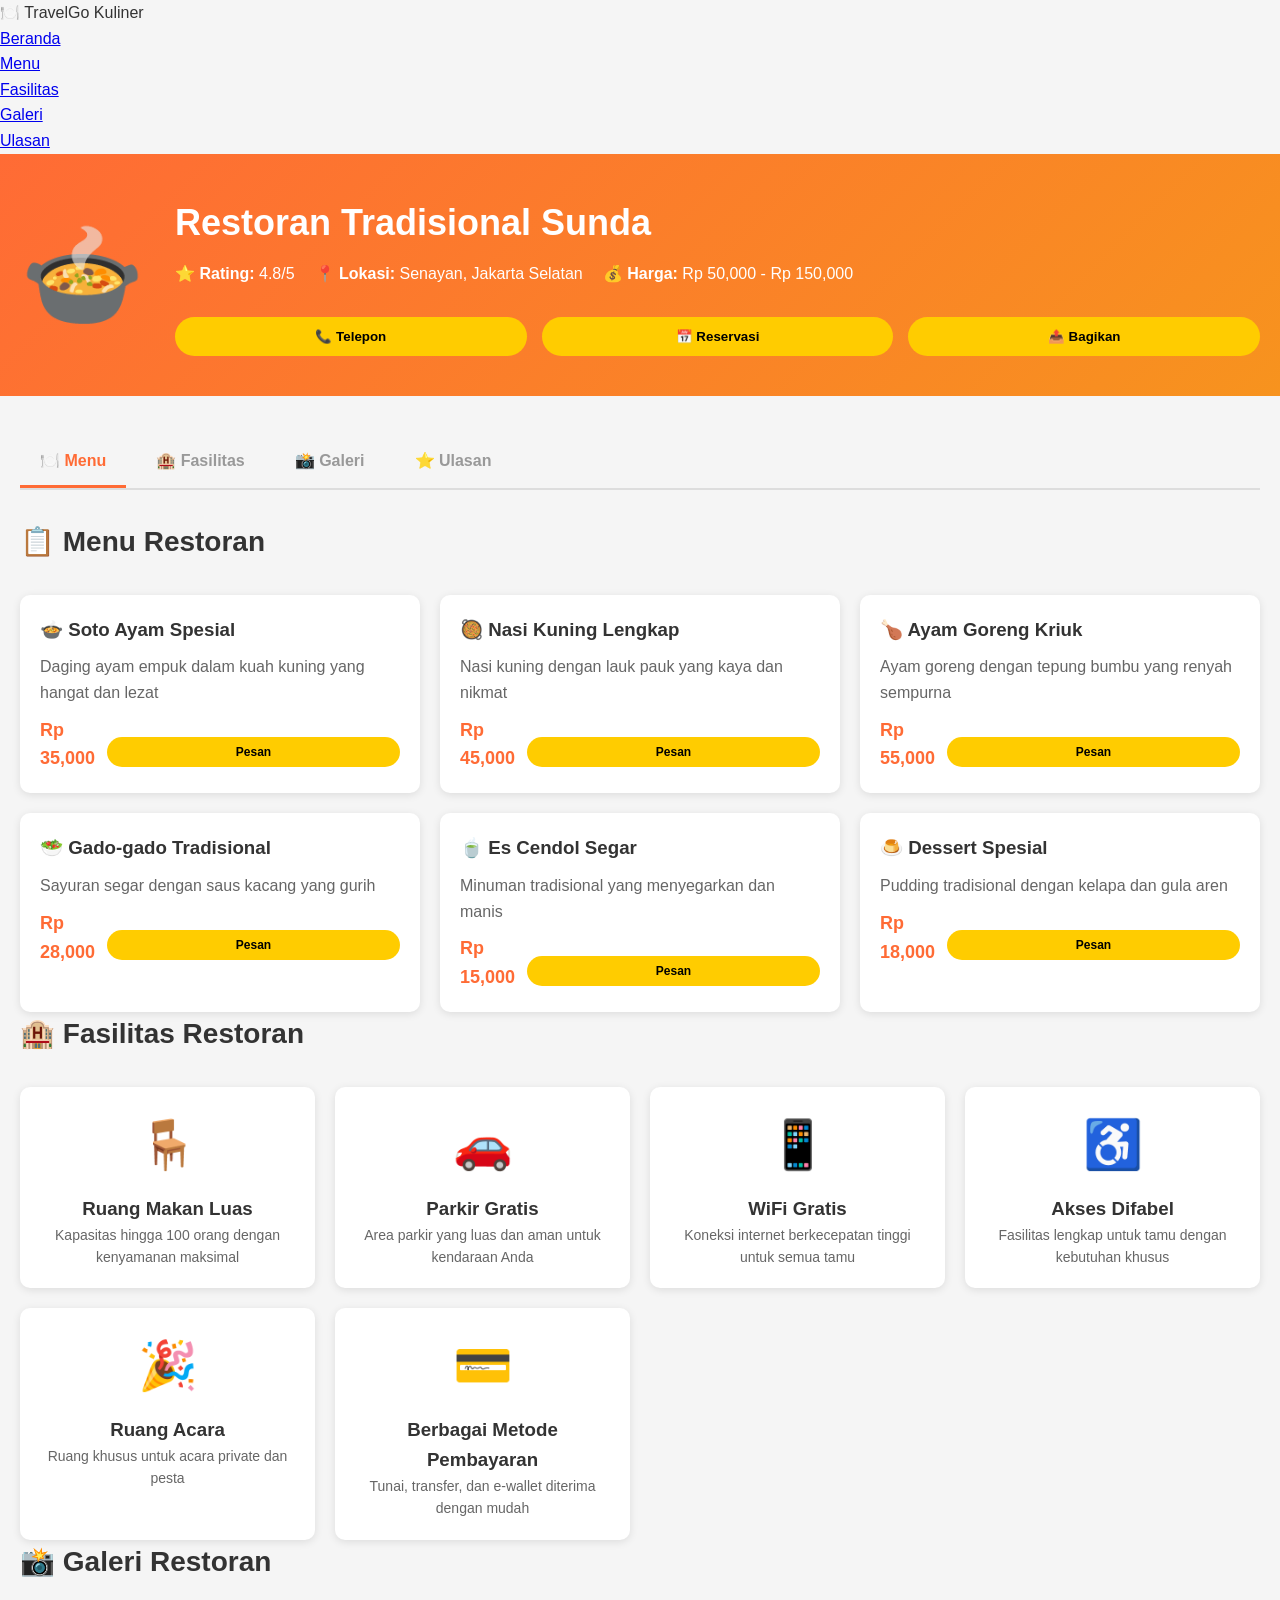
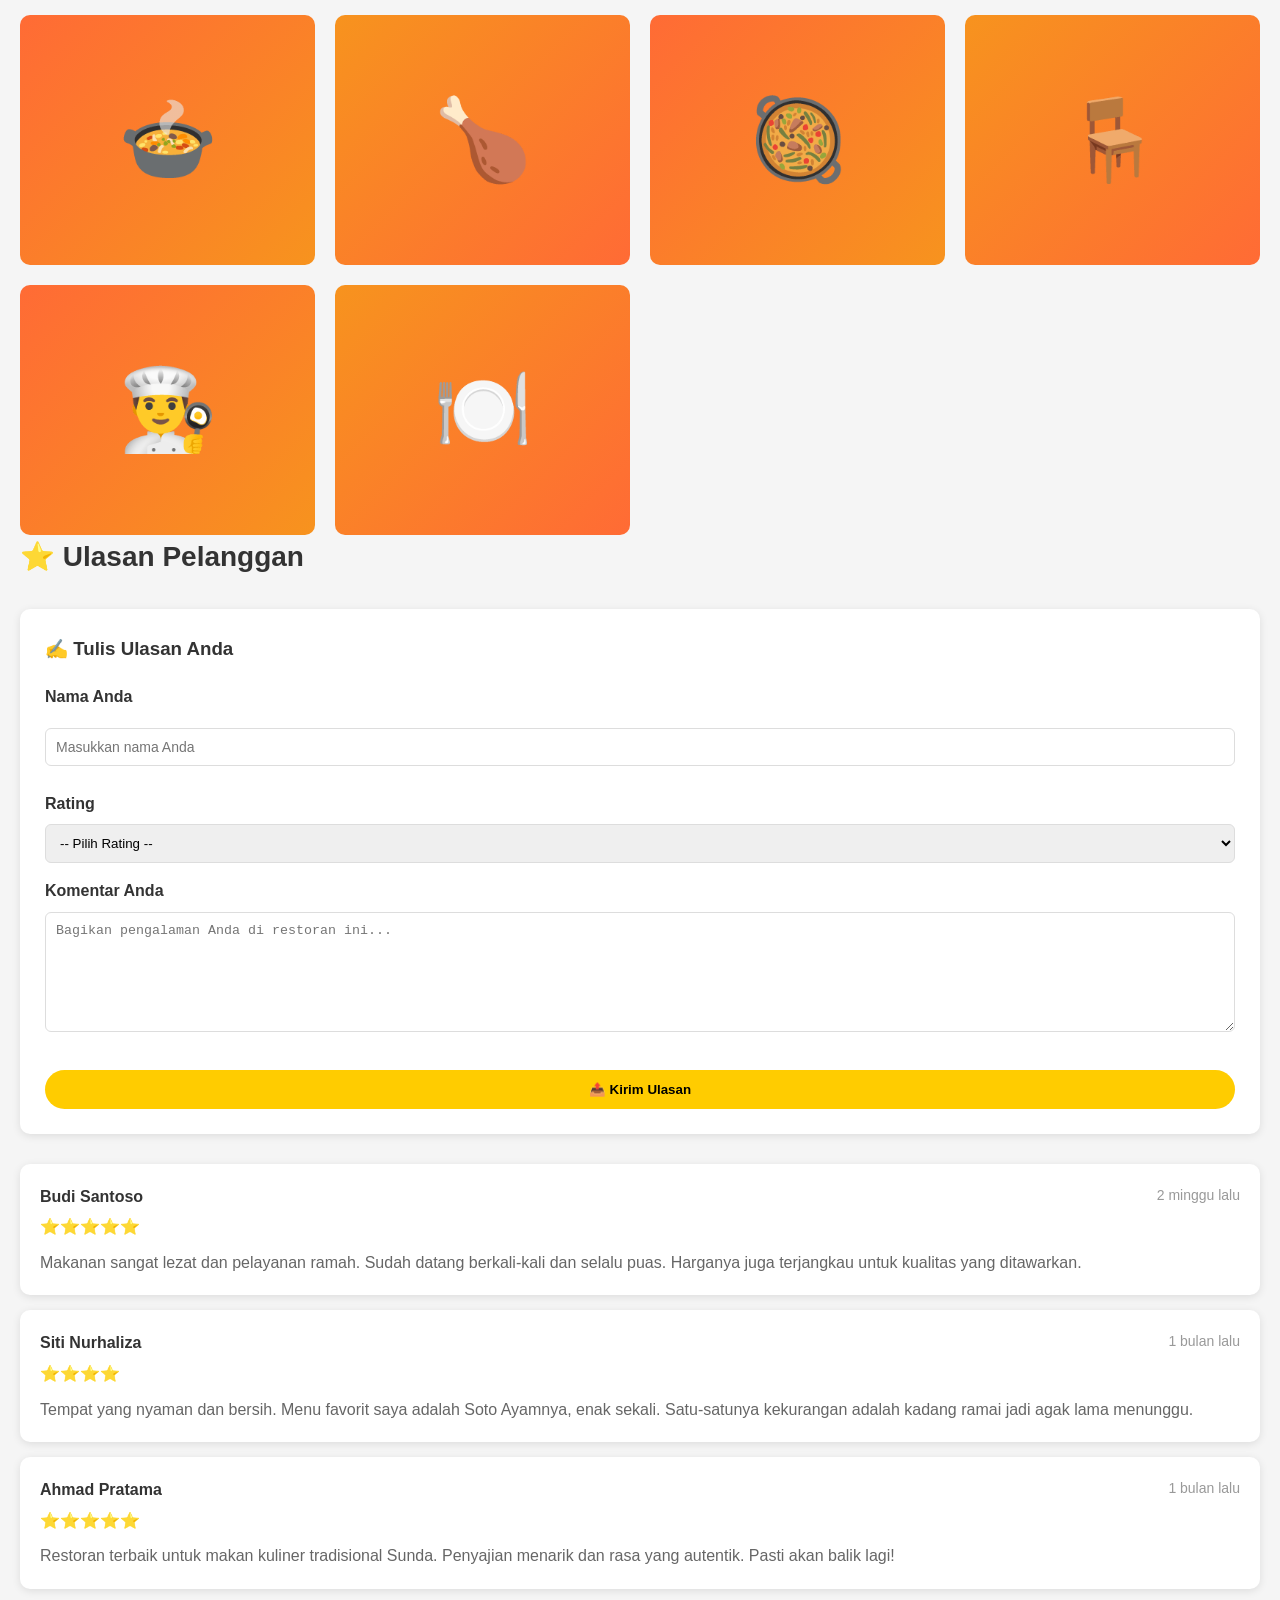
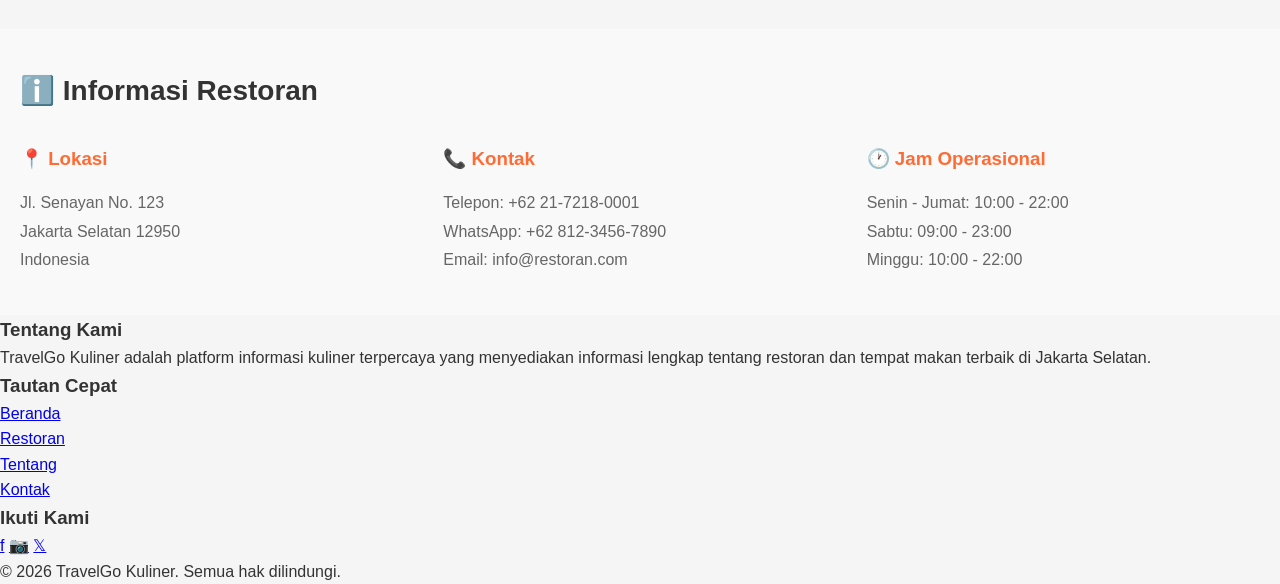
<file: pages/restaurant-detail.html>
<!DOCTYPE html>
<html lang="id">
<head>
  <meta charset="UTF-8">
  <meta name="viewport" content="width=device-width, initial-scale=1.0">
  <meta name="description" content="Lihat detail lengkap restoran kuliner Jakarta Selatan - Menu, harga, fasilitas, dan lokasi.">
  <meta name="keywords" content="restoran, kuliner, Jakarta Selatan, menu, reservasi">
  <title>Detail Restoran - Kuliner Jakarta Selatan</title>
  <link rel="stylesheet" href="../css/style.css">
</head>
<body>
  <!-- HEADER -->
  <header>
    <div class="header-container">
      <div class="logo">
        <span class="logo-icon">🍽️</span>
        <span>TravelGo Kuliner</span>
      </div>
      <nav>
        <ul>
          <li><a href="../index.html">Beranda</a></li>
          <li><a href="#menu">Menu</a></li>
          <li><a href="#fasilitas">Fasilitas</a></li>
          <li><a href="#galeri">Galeri</a></li>
          <li><a href="#ulasan">Ulasan</a></li>
        </ul>
      </nav>
      <div class="hamburger">
        <span></span>
        <span></span>
        <span></span>
      </div>
    </div>
  </header>

  <!-- RESTAURANT HEADER -->
  <section class="restaurant-header-section" style="background: linear-gradient(135deg, #ff6b35, #f7931e); color: white; padding: 40px 20px;">
    <div class="container">
      <div style="display: flex; align-items: center; gap: 30px; flex-wrap: wrap;">
        <div style="font-size: 100px;">🍲</div>
        <div style="flex: 1;">
          <h1 id="restaurantName" style="font-size: 36px; margin-bottom: 10px;">Restoran Tradisional Sunda</h1>
          <div style="display: flex; gap: 20px; flex-wrap: wrap; margin-bottom: 15px;">
            <div>
              <strong>⭐ Rating:</strong> <span id="restaurantRating">4.8/5</span>
            </div>
            <div>
              <strong>📍 Lokasi:</strong> <span id="restaurantLocation">Senayan, Jakarta Selatan</span>
            </div>
            <div>
              <strong>💰 Harga:</strong> <span id="restaurantPrice">Rp 50,000 - Rp 150,000</span>
            </div>
          </div>
          <div style="display: flex; gap: 15px;">
            <button class="btn btn-light" onclick="callRestaurant()">📞 Telepon</button>
            <button class="btn btn-light" onclick="openReservationForm()">📅 Reservasi</button>
            <button class="btn btn-light" onclick="shareRestaurant()">📤 Bagikan</button>
          </div>
        </div>
      </div>
    </div>
  </section>

  <!-- TABS SECTION -->
  <section style="padding: 40px 20px;">
    <div class="container">
      <!-- TAB BUTTONS -->
      <div style="display: flex; gap: 10px; border-bottom: 2px solid #ddd; margin-bottom: 30px; overflow-x: auto;">
        <button class="tab-btn active" onclick="switchTab('menu')" style="padding: 15px 20px; border: none; background: none; cursor: pointer; font-size: 16px; font-weight: 600; border-bottom: 3px solid #ff6b35; color: #ff6b35;">🍽️ Menu</button>
        <button class="tab-btn" onclick="switchTab('fasilitas')" style="padding: 15px 20px; border: none; background: none; cursor: pointer; font-size: 16px; font-weight: 600; border-bottom: 3px solid transparent; color: #999;">🏨 Fasilitas</button>
        <button class="tab-btn" onclick="switchTab('galeri')" style="padding: 15px 20px; border: none; background: none; cursor: pointer; font-size: 16px; font-weight: 600; border-bottom: 3px solid transparent; color: #999;">📸 Galeri</button>
        <button class="tab-btn" onclick="switchTab('ulasan')" style="padding: 15px 20px; border: none; background: none; cursor: pointer; font-size: 16px; font-weight: 600; border-bottom: 3px solid transparent; color: #999;">⭐ Ulasan</button>
      </div>

      <!-- TAB CONTENT: MENU -->
      <div id="menu-tab" class="tab-content">
        <h2 style="font-size: 28px; margin-bottom: 30px; border-bottom: 0;">📋 Menu Restoran</h2>
        
        <div style="display: grid; grid-template-columns: repeat(auto-fit, minmax(300px, 1fr)); gap: 20px;">
          <div style="background: white; padding: 20px; border-radius: 10px; box-shadow: 0 2px 8px rgba(0,0,0,0.1);">
            <h3 style="margin-bottom: 10px;">🍲 Soto Ayam Spesial</h3>
            <p style="color: #666; margin-bottom: 10px;">Daging ayam empuk dalam kuah kuning yang hangat dan lezat</p>
            <div style="display: flex; justify-content: space-between; align-items: center;">
              <span style="font-size: 18px; font-weight: bold; color: #ff6b35;">Rp 35,000</span>
              <button class="btn btn-small" style="padding: 8px 15px; font-size: 12px;">Pesan</button>
            </div>
          </div>

          <div style="background: white; padding: 20px; border-radius: 10px; box-shadow: 0 2px 8px rgba(0,0,0,0.1);">
            <h3 style="margin-bottom: 10px;">🥘 Nasi Kuning Lengkap</h3>
            <p style="color: #666; margin-bottom: 10px;">Nasi kuning dengan lauk pauk yang kaya dan nikmat</p>
            <div style="display: flex; justify-content: space-between; align-items: center;">
              <span style="font-size: 18px; font-weight: bold; color: #ff6b35;">Rp 45,000</span>
              <button class="btn btn-small" style="padding: 8px 15px; font-size: 12px;">Pesan</button>
            </div>
          </div>

          <div style="background: white; padding: 20px; border-radius: 10px; box-shadow: 0 2px 8px rgba(0,0,0,0.1);">
            <h3 style="margin-bottom: 10px;">🍗 Ayam Goreng Kriuk</h3>
            <p style="color: #666; margin-bottom: 10px;">Ayam goreng dengan tepung bumbu yang renyah sempurna</p>
            <div style="display: flex; justify-content: space-between; align-items: center;">
              <span style="font-size: 18px; font-weight: bold; color: #ff6b35;">Rp 55,000</span>
              <button class="btn btn-small" style="padding: 8px 15px; font-size: 12px;">Pesan</button>
            </div>
          </div>

          <div style="background: white; padding: 20px; border-radius: 10px; box-shadow: 0 2px 8px rgba(0,0,0,0.1);">
            <h3 style="margin-bottom: 10px;">🥗 Gado-gado Tradisional</h3>
            <p style="color: #666; margin-bottom: 10px;">Sayuran segar dengan saus kacang yang gurih</p>
            <div style="display: flex; justify-content: space-between; align-items: center;">
              <span style="font-size: 18px; font-weight: bold; color: #ff6b35;">Rp 28,000</span>
              <button class="btn btn-small" style="padding: 8px 15px; font-size: 12px;">Pesan</button>
            </div>
          </div>

          <div style="background: white; padding: 20px; border-radius: 10px; box-shadow: 0 2px 8px rgba(0,0,0,0.1);">
            <h3 style="margin-bottom: 10px;">🍵 Es Cendol Segar</h3>
            <p style="color: #666; margin-bottom: 10px;">Minuman tradisional yang menyegarkan dan manis</p>
            <div style="display: flex; justify-content: space-between; align-items: center;">
              <span style="font-size: 18px; font-weight: bold; color: #ff6b35;">Rp 15,000</span>
              <button class="btn btn-small" style="padding: 8px 15px; font-size: 12px;">Pesan</button>
            </div>
          </div>

          <div style="background: white; padding: 20px; border-radius: 10px; box-shadow: 0 2px 8px rgba(0,0,0,0.1);">
            <h3 style="margin-bottom: 10px;">🍮 Dessert Spesial</h3>
            <p style="color: #666; margin-bottom: 10px;">Pudding tradisional dengan kelapa dan gula aren</p>
            <div style="display: flex; justify-content: space-between; align-items: center;">
              <span style="font-size: 18px; font-weight: bold; color: #ff6b35;">Rp 18,000</span>
              <button class="btn btn-small" style="padding: 8px 15px; font-size: 12px;">Pesan</button>
            </div>
          </div>
        </div>
      </div>

      <!-- TAB CONTENT: FASILITAS -->
      <div id="fasilitas-tab" class="tab-content hidden">
        <h2 style="font-size: 28px; margin-bottom: 30px; border-bottom: 0;">🏨 Fasilitas Restoran</h2>
        
        <div style="display: grid; grid-template-columns: repeat(auto-fit, minmax(250px, 1fr)); gap: 20px;">
          <div style="background: white; padding: 20px; border-radius: 10px; box-shadow: 0 2px 8px rgba(0,0,0,0.1); text-align: center;">
            <div style="font-size: 48px; margin-bottom: 10px;">🪑</div>
            <h3>Ruang Makan Luas</h3>
            <p style="color: #666; font-size: 14px;">Kapasitas hingga 100 orang dengan kenyamanan maksimal</p>
          </div>

          <div style="background: white; padding: 20px; border-radius: 10px; box-shadow: 0 2px 8px rgba(0,0,0,0.1); text-align: center;">
            <div style="font-size: 48px; margin-bottom: 10px;">🚗</div>
            <h3>Parkir Gratis</h3>
            <p style="color: #666; font-size: 14px;">Area parkir yang luas dan aman untuk kendaraan Anda</p>
          </div>

          <div style="background: white; padding: 20px; border-radius: 10px; box-shadow: 0 2px 8px rgba(0,0,0,0.1); text-align: center;">
            <div style="font-size: 48px; margin-bottom: 10px;">📱</div>
            <h3>WiFi Gratis</h3>
            <p style="color: #666; font-size: 14px;">Koneksi internet berkecepatan tinggi untuk semua tamu</p>
          </div>

          <div style="background: white; padding: 20px; border-radius: 10px; box-shadow: 0 2px 8px rgba(0,0,0,0.1); text-align: center;">
            <div style="font-size: 48px; margin-bottom: 10px;">♿</div>
            <h3>Akses Difabel</h3>
            <p style="color: #666; font-size: 14px;">Fasilitas lengkap untuk tamu dengan kebutuhan khusus</p>
          </div>

          <div style="background: white; padding: 20px; border-radius: 10px; box-shadow: 0 2px 8px rgba(0,0,0,0.1); text-align: center;">
            <div style="font-size: 48px; margin-bottom: 10px;">🎉</div>
            <h3>Ruang Acara</h3>
            <p style="color: #666; font-size: 14px;">Ruang khusus untuk acara private dan pesta</p>
          </div>

          <div style="background: white; padding: 20px; border-radius: 10px; box-shadow: 0 2px 8px rgba(0,0,0,0.1); text-align: center;">
            <div style="font-size: 48px; margin-bottom: 10px;">💳</div>
            <h3>Berbagai Metode Pembayaran</h3>
            <p style="color: #666; font-size: 14px;">Tunai, transfer, dan e-wallet diterima dengan mudah</p>
          </div>
        </div>
      </div>

      <!-- TAB CONTENT: GALERI -->
      <div id="galeri-tab" class="tab-content hidden">
        <h2 style="font-size: 28px; margin-bottom: 30px; border-bottom: 0;">📸 Galeri Restoran</h2>
        
        <div style="display: grid; grid-template-columns: repeat(auto-fit, minmax(250px, 1fr)); gap: 20px;">
          <div style="background: linear-gradient(135deg, #ff6b35, #f7931e); height: 250px; border-radius: 10px; display: flex; align-items: center; justify-content: center; color: white; font-size: 80px;">
            🍲
          </div>
          <div style="background: linear-gradient(135deg, #f7931e, #ff6b35); height: 250px; border-radius: 10px; display: flex; align-items: center; justify-content: center; color: white; font-size: 80px;">
            🍗
          </div>
          <div style="background: linear-gradient(135deg, #ff6b35, #f7931e); height: 250px; border-radius: 10px; display: flex; align-items: center; justify-content: center; color: white; font-size: 80px;">
            🥘
          </div>
          <div style="background: linear-gradient(135deg, #f7931e, #ff6b35); height: 250px; border-radius: 10px; display: flex; align-items: center; justify-content: center; color: white; font-size: 80px;">
            🪑
          </div>
          <div style="background: linear-gradient(135deg, #ff6b35, #f7931e); height: 250px; border-radius: 10px; display: flex; align-items: center; justify-content: center; color: white; font-size: 80px;">
            👨‍🍳
          </div>
          <div style="background: linear-gradient(135deg, #f7931e, #ff6b35); height: 250px; border-radius: 10px; display: flex; align-items: center; justify-content: center; color: white; font-size: 80px;">
            🍽️
          </div>
        </div>
      </div>

      <!-- TAB CONTENT: ULASAN -->
      <div id="ulasan-tab" class="tab-content hidden">
        <h2 style="font-size: 28px; margin-bottom: 30px; border-bottom: 0;">⭐ Ulasan Pelanggan</h2>
        
        <!-- REVIEW FORM -->
        <div style="background: white; padding: 25px; border-radius: 10px; box-shadow: 0 2px 8px rgba(0,0,0,0.1); margin-bottom: 30px;">
          <h3 style="margin-bottom: 20px;">✍️ Tulis Ulasan Anda</h3>
          <form id="reviewFormDetail">
            <div style="margin-bottom: 15px;">
              <label style="display: block; font-weight: 600; margin-bottom: 8px;">Nama Anda</label>
              <input type="text" placeholder="Masukkan nama Anda" required style="width: 100%; padding: 10px; border: 1px solid #ddd; border-radius: 6px;">
            </div>
            <div style="margin-bottom: 15px;">
              <label style="display: block; font-weight: 600; margin-bottom: 8px;">Rating</label>
              <select required style="width: 100%; padding: 10px; border: 1px solid #ddd; border-radius: 6px;">
                <option value="">-- Pilih Rating --</option>
                <option value="5">⭐⭐⭐⭐⭐ Sangat Memuaskan</option>
                <option value="4">⭐⭐⭐⭐ Memuaskan</option>
                <option value="3">⭐⭐⭐ Cukup Memuaskan</option>
                <option value="2">⭐⭐ Kurang Memuaskan</option>
                <option value="1">⭐ Tidak Memuaskan</option>
              </select>
            </div>
            <div style="margin-bottom: 15px;">
              <label style="display: block; font-weight: 600; margin-bottom: 8px;">Komentar Anda</label>
              <textarea placeholder="Bagikan pengalaman Anda di restoran ini..." required style="width: 100%; padding: 10px; border: 1px solid #ddd; border-radius: 6px; min-height: 120px;"></textarea>
            </div>
            <button type="submit" class="btn btn-primary">📤 Kirim Ulasan</button>
          </form>
        </div>

        <!-- REVIEWS LIST -->
        <div style="display: flex; flex-direction: column; gap: 15px;">
          <div style="background: white; padding: 20px; border-radius: 10px; box-shadow: 0 2px 8px rgba(0,0,0,0.1);">
            <div style="display: flex; justify-content: space-between; align-items: start; margin-bottom: 10px;">
              <div>
                <h4 style="margin-bottom: 5px;">Budi Santoso</h4>
                <div style="color: #f39c12;">⭐⭐⭐⭐⭐</div>
              </div>
              <span style="color: #999; font-size: 14px;">2 minggu lalu</span>
            </div>
            <p style="color: #666; line-height: 1.6;">Makanan sangat lezat dan pelayanan ramah. Sudah datang berkali-kali dan selalu puas. Harganya juga terjangkau untuk kualitas yang ditawarkan.</p>
          </div>

          <div style="background: white; padding: 20px; border-radius: 10px; box-shadow: 0 2px 8px rgba(0,0,0,0.1);">
            <div style="display: flex; justify-content: space-between; align-items: start; margin-bottom: 10px;">
              <div>
                <h4 style="margin-bottom: 5px;">Siti Nurhaliza</h4>
                <div style="color: #f39c12;">⭐⭐⭐⭐</div>
              </div>
              <span style="color: #999; font-size: 14px;">1 bulan lalu</span>
            </div>
            <p style="color: #666; line-height: 1.6;">Tempat yang nyaman dan bersih. Menu favorit saya adalah Soto Ayamnya, enak sekali. Satu-satunya kekurangan adalah kadang ramai jadi agak lama menunggu.</p>
          </div>

          <div style="background: white; padding: 20px; border-radius: 10px; box-shadow: 0 2px 8px rgba(0,0,0,0.1);">
            <div style="display: flex; justify-content: space-between; align-items: start; margin-bottom: 10px;">
              <div>
                <h4 style="margin-bottom: 5px;">Ahmad Pratama</h4>
                <div style="color: #f39c12;">⭐⭐⭐⭐⭐</div>
              </div>
              <span style="color: #999; font-size: 14px;">1 bulan lalu</span>
            </div>
            <p style="color: #666; line-height: 1.6;">Restoran terbaik untuk makan kuliner tradisional Sunda. Penyajian menarik dan rasa yang autentik. Pasti akan balik lagi!</p>
          </div>
        </div>
      </div>
    </div>
  </section>

  <!-- INFORMATION SECTION -->
  <section style="background-color: #f9f9f9; padding: 40px 20px;">
    <div class="container">
      <h2 style="font-size: 28px; margin-bottom: 30px; border-bottom: 0;">ℹ️ Informasi Restoran</h2>
      
      <div style="display: grid; grid-template-columns: repeat(auto-fit, minmax(250px, 1fr)); gap: 30px;">
        <div>
          <h3 style="margin-bottom: 15px; color: #ff6b35;">📍 Lokasi</h3>
          <p style="color: #666; line-height: 1.8;">
            Jl. Senayan No. 123<br>
            Jakarta Selatan 12950<br>
            Indonesia
          </p>
        </div>

        <div>
          <h3 style="margin-bottom: 15px; color: #ff6b35;">📞 Kontak</h3>
          <p style="color: #666; line-height: 1.8;">
            Telepon: +62 21-7218-0001<br>
            WhatsApp: +62 812-3456-7890<br>
            Email: info@restoran.com
          </p>
        </div>

        <div>
          <h3 style="margin-bottom: 15px; color: #ff6b35;">🕐 Jam Operasional</h3>
          <p style="color: #666; line-height: 1.8;">
            Senin - Jumat: 10:00 - 22:00<br>
            Sabtu: 09:00 - 23:00<br>
            Minggu: 10:00 - 22:00
          </p>
        </div>
      </div>
    </div>
  </section>

  <!-- FOOTER -->
  <footer>
    <div class="footer-content">
      <div class="footer-section">
        <h3>Tentang Kami</h3>
        <p>TravelGo Kuliner adalah platform informasi kuliner terpercaya yang menyediakan informasi lengkap tentang restoran dan tempat makan terbaik di Jakarta Selatan.</p>
      </div>
      <div class="footer-section">
        <h3>Tautan Cepat</h3>
        <ul>
          <li><a href="../index.html">Beranda</a></li>
          <li><a href="../index.html#restaurants">Restoran</a></li>
          <li><a href="#">Tentang</a></li>
          <li><a href="#">Kontak</a></li>
        </ul>
      </div>
      <div class="footer-section">
        <h3>Ikuti Kami</h3>
        <div class="social-links">
          <a href="#" title="Facebook">f</a>
          <a href="#" title="Instagram">📷</a>
          <a href="#" title="Twitter">𝕏</a>
        </div>
      </div>
    </div>
    <div class="footer-bottom">
      <p>&copy; 2026 TravelGo Kuliner. Semua hak dilindungi.</p>
    </div>
  </footer>

  <script src="../js/script.js"></script>
  <script>
    // Tab switching functionality
    function switchTab(tabName) {
      // Hide all tabs
      document.querySelectorAll('.tab-content').forEach(tab => {
        tab.classList.add('hidden');
      });

      // Remove active state from all buttons
      document.querySelectorAll('.tab-btn').forEach(btn => {
        btn.style.color = '#999';
        btn.style.borderBottomColor = 'transparent';
      });

      // Show selected tab
      document.getElementById(tabName + '-tab').classList.remove('hidden');

      // Add active state to clicked button
      event.target.style.color = '#ff6b35';
      event.target.style.borderBottomColor = '#ff6b35';
    }

    // Functions
    function callRestaurant() {
      alert('Menghubungi restoran...\n+62 21-7218-0001');
    }

    function openReservationForm() {
      alert('Membuka formulir reservasi...');
    }

    function shareRestaurant() {
      alert('Membagikan restoran ini...');
    }
  </script>
</body>
</html>
</file>
<file: css/style.css>
/* ============================================
   CULINARY JAKARTA SELATAN - MAIN STYLESHEET
   ============================================ */

/* 1. GLOBAL STYLES */
* {
  margin: 0;
  padding: 0;
  box-sizing: border-box;
}

:root {
  --primary-color: #ff6b35;
  --secondary-color: #f7931e;
  --dark-color: #2c3e50;
  --light-color: #ecf0f1;
  --success-color: #27ae60;
  --danger-color: #e74c3c;
  --warning-color: #f39c12;
  --info-color: #3498db;
  --text-color: #333;
  --border-color: #ddd;
  --shadow: 0 2px 8px rgba(0, 0, 0, 0.1);
  --shadow-lg: 0 8px 20px rgba(0, 0, 0, 0.15);
}

body {
  font-family: 'Segoe UI', Tahoma, Geneva, Verdana, sans-serif;
  color: var(--text-color);
  background-color: #f5f5f5;
  line-height: 1.6;
}

/* 2. NAVBAR */
.navbar {
  display: flex;
  justify-content: space-between;
  align-items: center;
  background: var(--primary-color);
  padding: 10px 20px;
}
.navbar .logo { height: 40px; }
.navbar ul { list-style: none; display: flex; gap: 20px; }
.navbar ul li a { text-decoration: none; color: #fff; font-weight: bold; }

/* 3. HOMEPAGE */
.hero {
  text-align: center;
  padding: 30px;
  background: var(--secondary-color);
}
.hero h1 { margin-bottom: 20px; color: #333; }

.search-bar { display: flex; justify-content: center; gap: 10px; }
.search-bar input {
  padding: 10px;
  border-radius: 20px;
  border: 1px solid #ccc;
  width: 250px;
}
.search-bar button {
  background: #fff;
  border: none;
  cursor: pointer;
  border-radius: 50%;
  padding: 8px;
}

.restaurants {
  display: flex;
  justify-content: center;
  gap: 20px;
  padding: 30px;
  flex-wrap: wrap;
}
.card {
  background: #fff;
  border-radius: 10px;
  box-shadow: var(--shadow);
  padding: 20px;
  width: 250px;
  text-align: center;
  cursor: pointer;
  transition: transform 0.2s ease;
}
.card:hover { transform: scale(1.05); box-shadow: var(--shadow-lg); }
.card h2 { color: var(--primary-color); }

/* 4. LOGIN & SIGNUP */
.form-container {
  background: #fff;
  border-radius: 15px;
  box-shadow: var(--shadow-lg);
  width: 400px;
  max-width: 95%;
  padding: 30px;
  text-align: center;
  margin: 80px auto;
}
.form-container h1 { color: var(--primary-color); margin-bottom: 10px; }
.tagline { font-size: 14px; color: #555; margin-bottom: 20px; }

input {
  width: 100%;
  padding: 12px;
  margin: 10px 0;
  border-radius: 25px;
  border: 1px solid #ccc;
  outline: none;
  font-size: 14px;
}
input.username { background: #ffc0cb; }
input.password { background: #87ceeb; }
input.email { background: #ffe4b5; }

.btn {
  background: #ffcc00;
  border: none;
  padding: 12px;
  width: 100%;
  border-radius: 25px;
  font-weight: bold;
  cursor: pointer;
  margin-top: 15px;
  transition: all 0.3s ease;
}
.btn:hover { background: #ffdb4d; transform: translateY(-2px); box-shadow: var(--shadow); }

.link { font-size: 13px; margin-top: 10px; display: block; color: #333; }
.link a { color: #007bff; text-decoration: none; }

/* 5. RESTAURANT DETAIL */
.restaurant-header {
  text-align: center;
  background: linear-gradient(135deg, var(--primary-color), var(--secondary-color));
  padding: 30px;
  color: #fff;
}
.restaurant-header .buttons { margin-top: 15px; }
.restaurant-header button {
  margin: 5px;
  padding: 10px 20px;
  border: none;
  border-radius: 20px;
  cursor: pointer;
  background: #fff;
  color: #333;
  font-weight: bold;
  transition: all 0.3s ease;
}
.restaurant-header button:hover {
  background: #ffcc00;
  color: #000;
  transform: scale(1.05);
  box-shadow: var(--shadow-lg);
}

.about {
  display: flex;
  justify-content: space-around;
  align-items: flex-start;
  background: #fff;
  margin: 20px auto;
  padding: 20px;
  border-radius: 10px;
  width: 90%;
  max-width: 1000px;
  box-shadow: var(--shadow);
}
.about .thumbnail img {
  width: 250px;
  border-radius: 10px;
}
.about .review { max-width: 600px; }
.about h2 { color: var(--primary-color); margin-bottom: 10px; }

/* 6. FOOTER */
.footer {
  display: flex;
  justify-content: space-around;
  background: var(--info-color); /* biru */
  color: #fff;
  padding: 20px;
  flex-wrap: wrap;
}
.footer div { margin: 10px; }
.footer a { color: #fff; text-decoration: none; }

/* 7. RESPONSIVE */
@media (max-width: 768px) {
  .restaurants { flex-direction: column; align-items: center; }
  .search-bar input { width: 180px; }
  .footer { flex-direction: column; text-align: center; }
  .form-container { width: 95%; padding: 20px; margin: 40px auto; }
  .about { flex-direction: column; align-items: center; }
  .about .thumbnail img { width: 100%; max-width: 300px; margin-bottom: 20px; }
}
</file>
